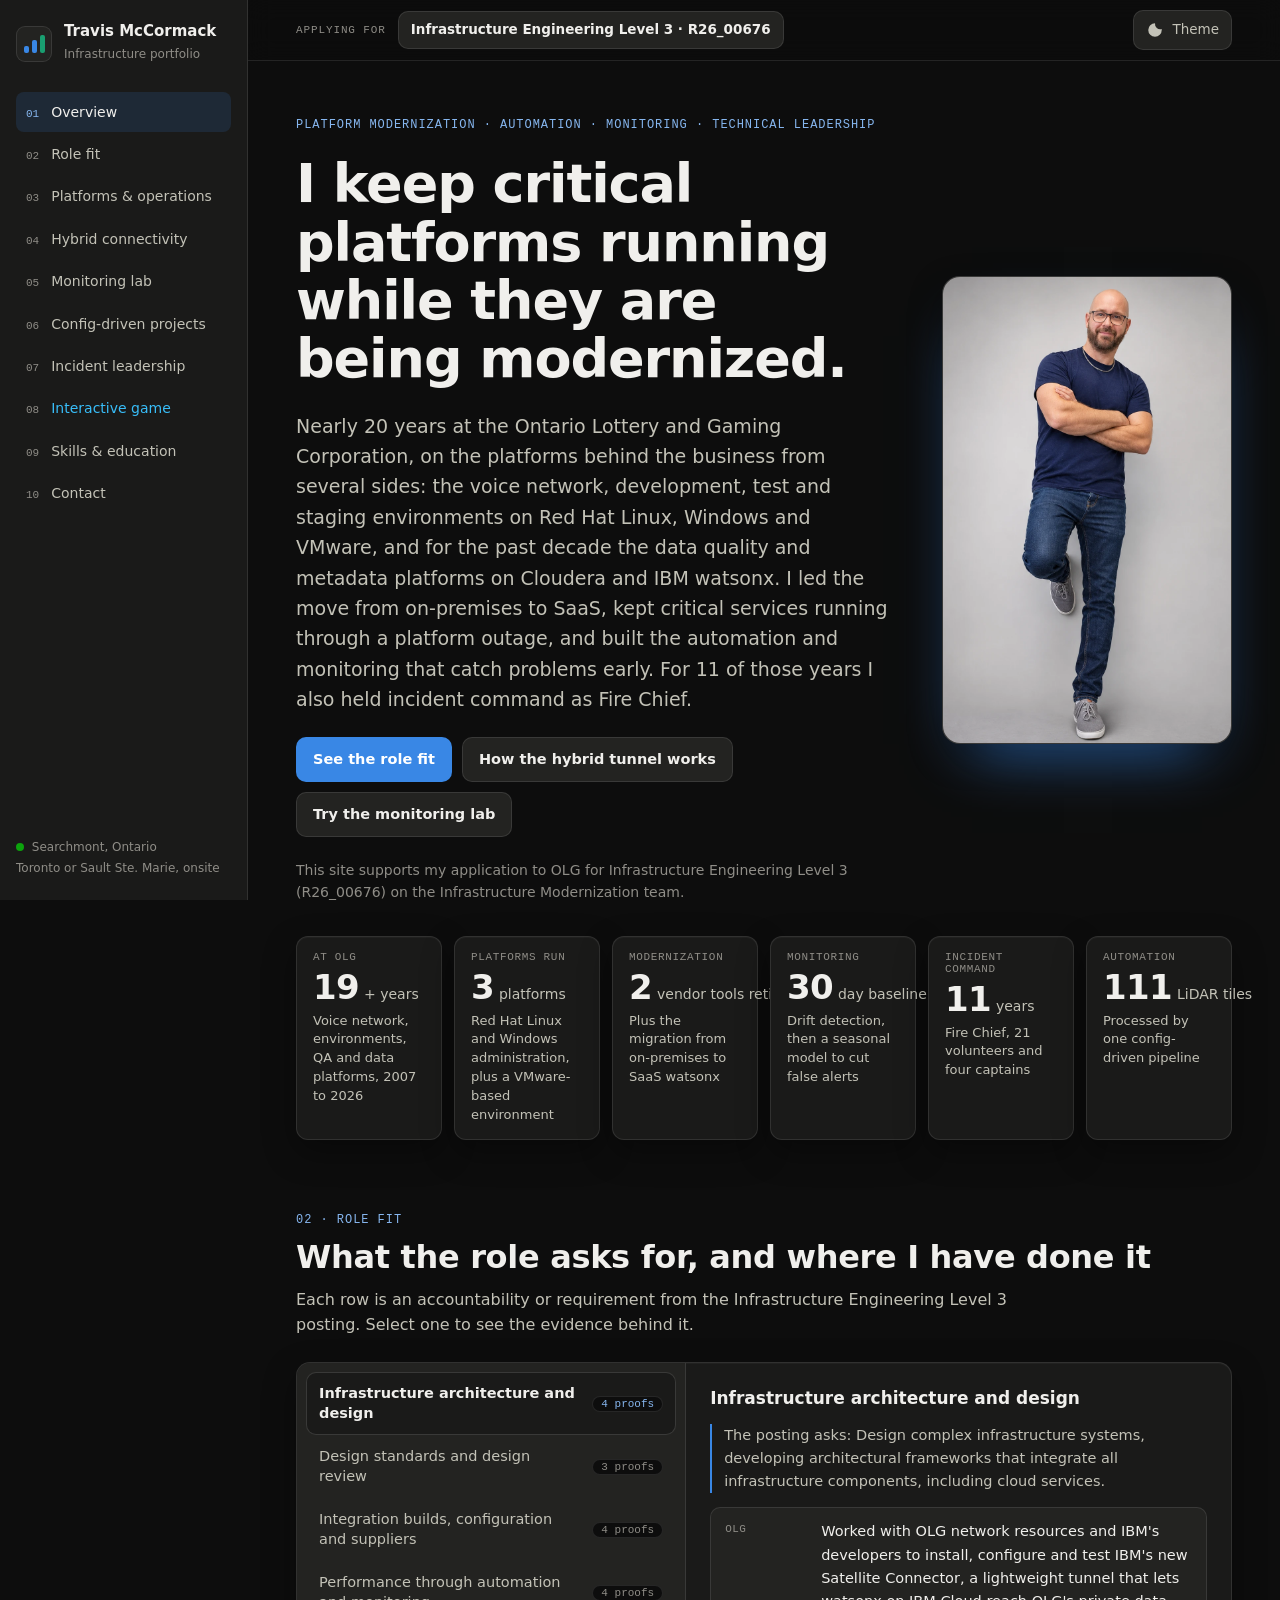
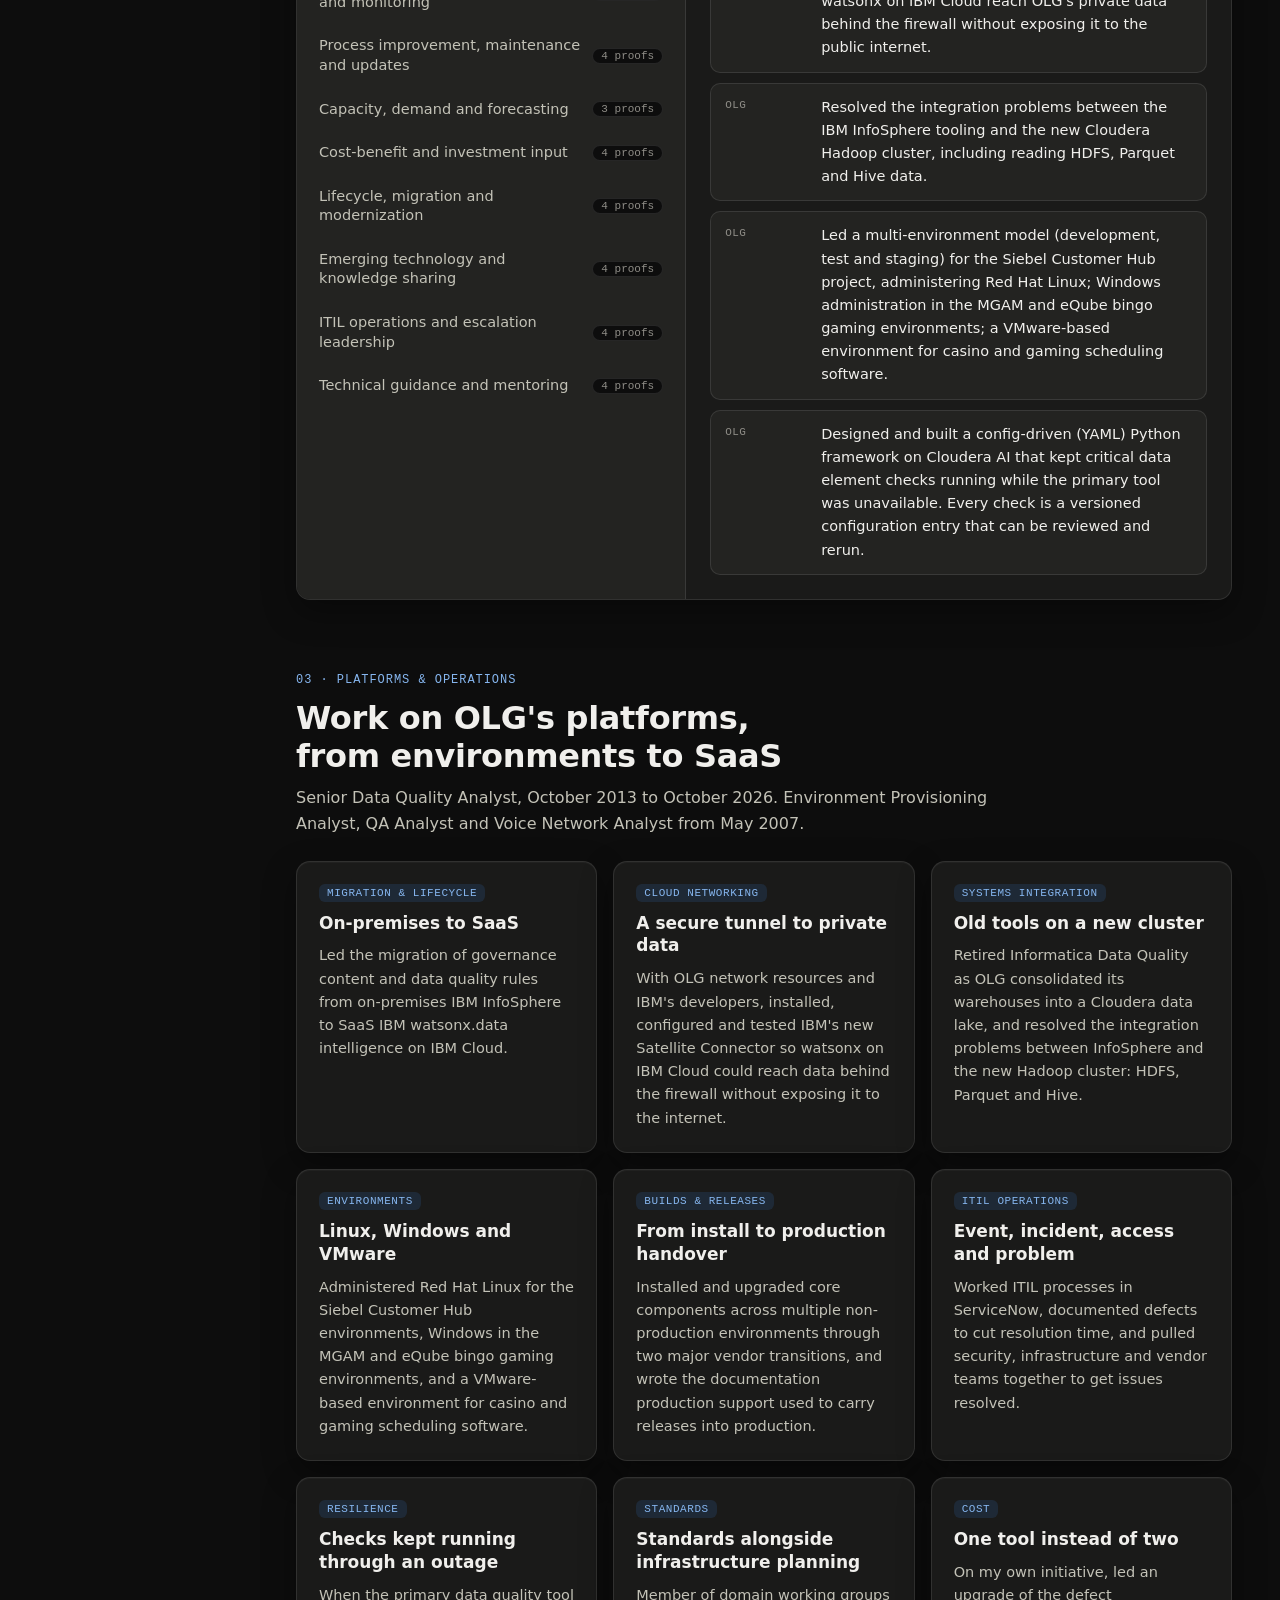
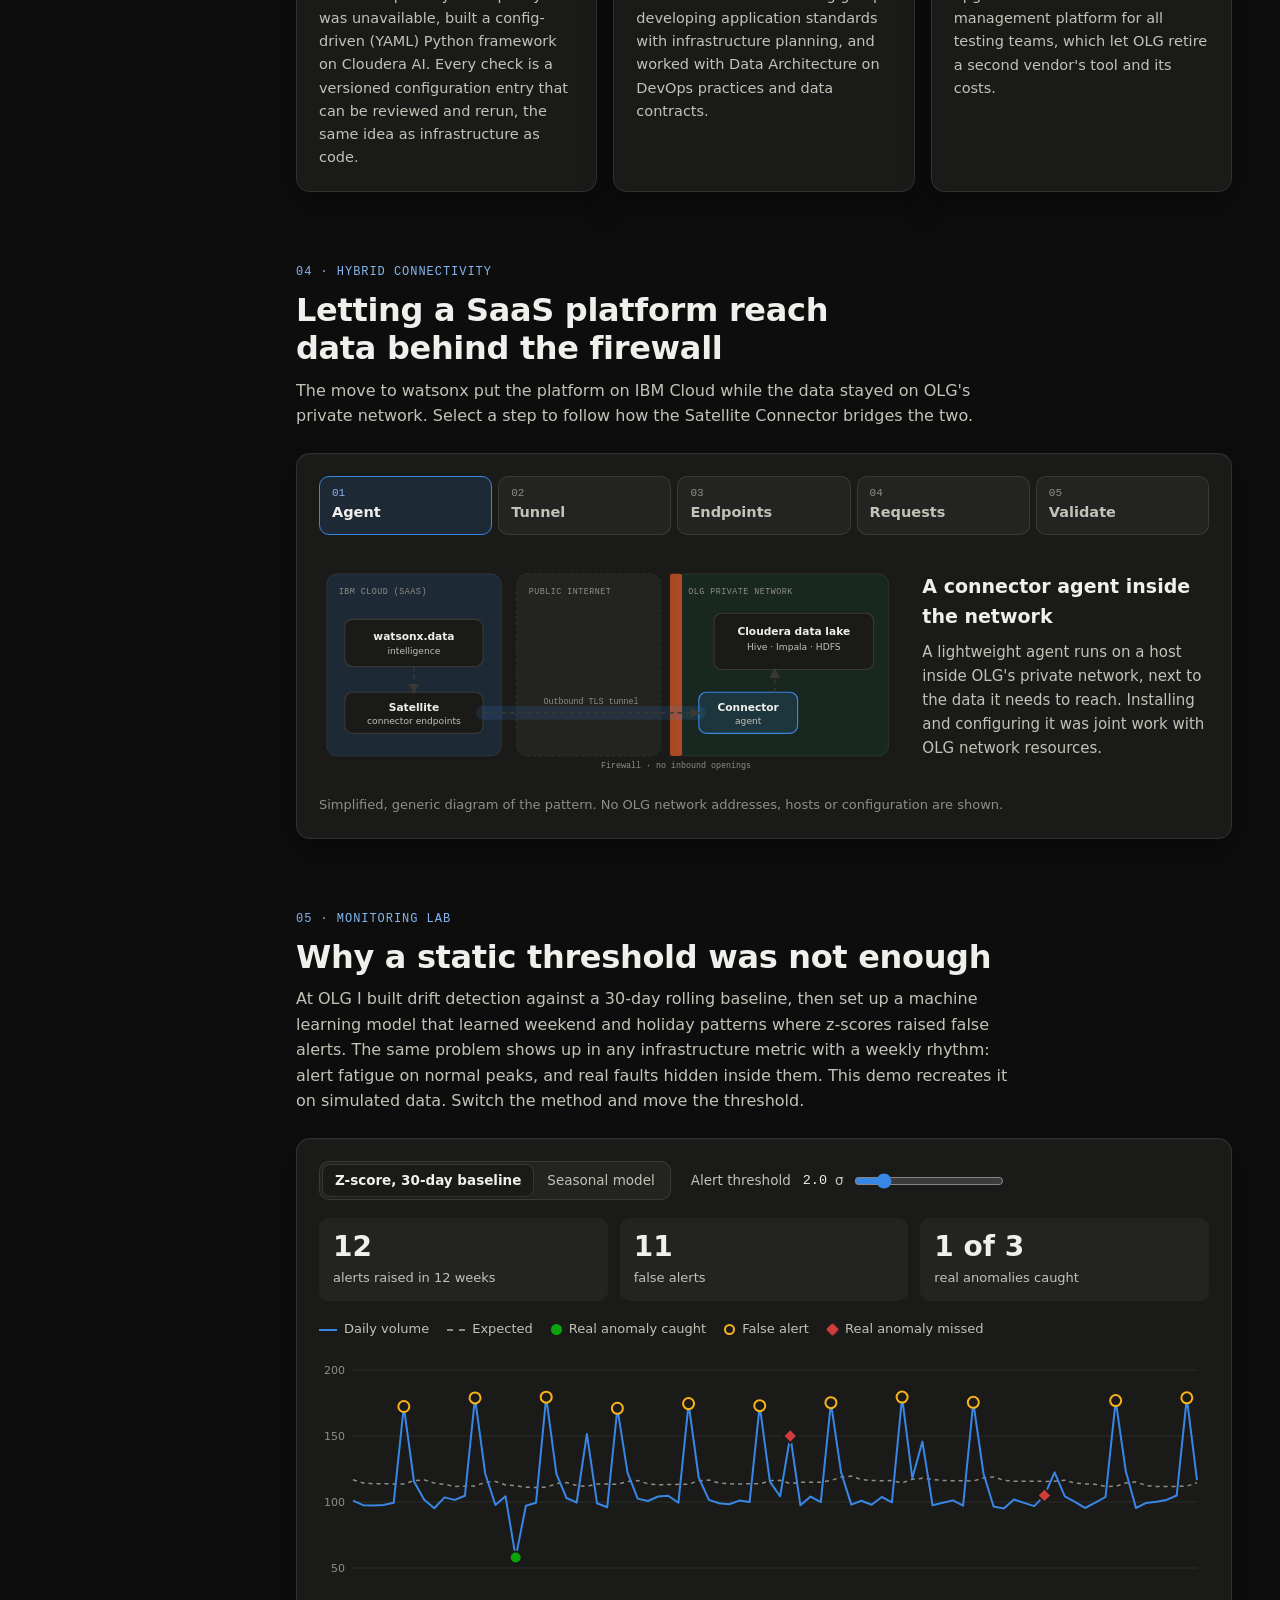
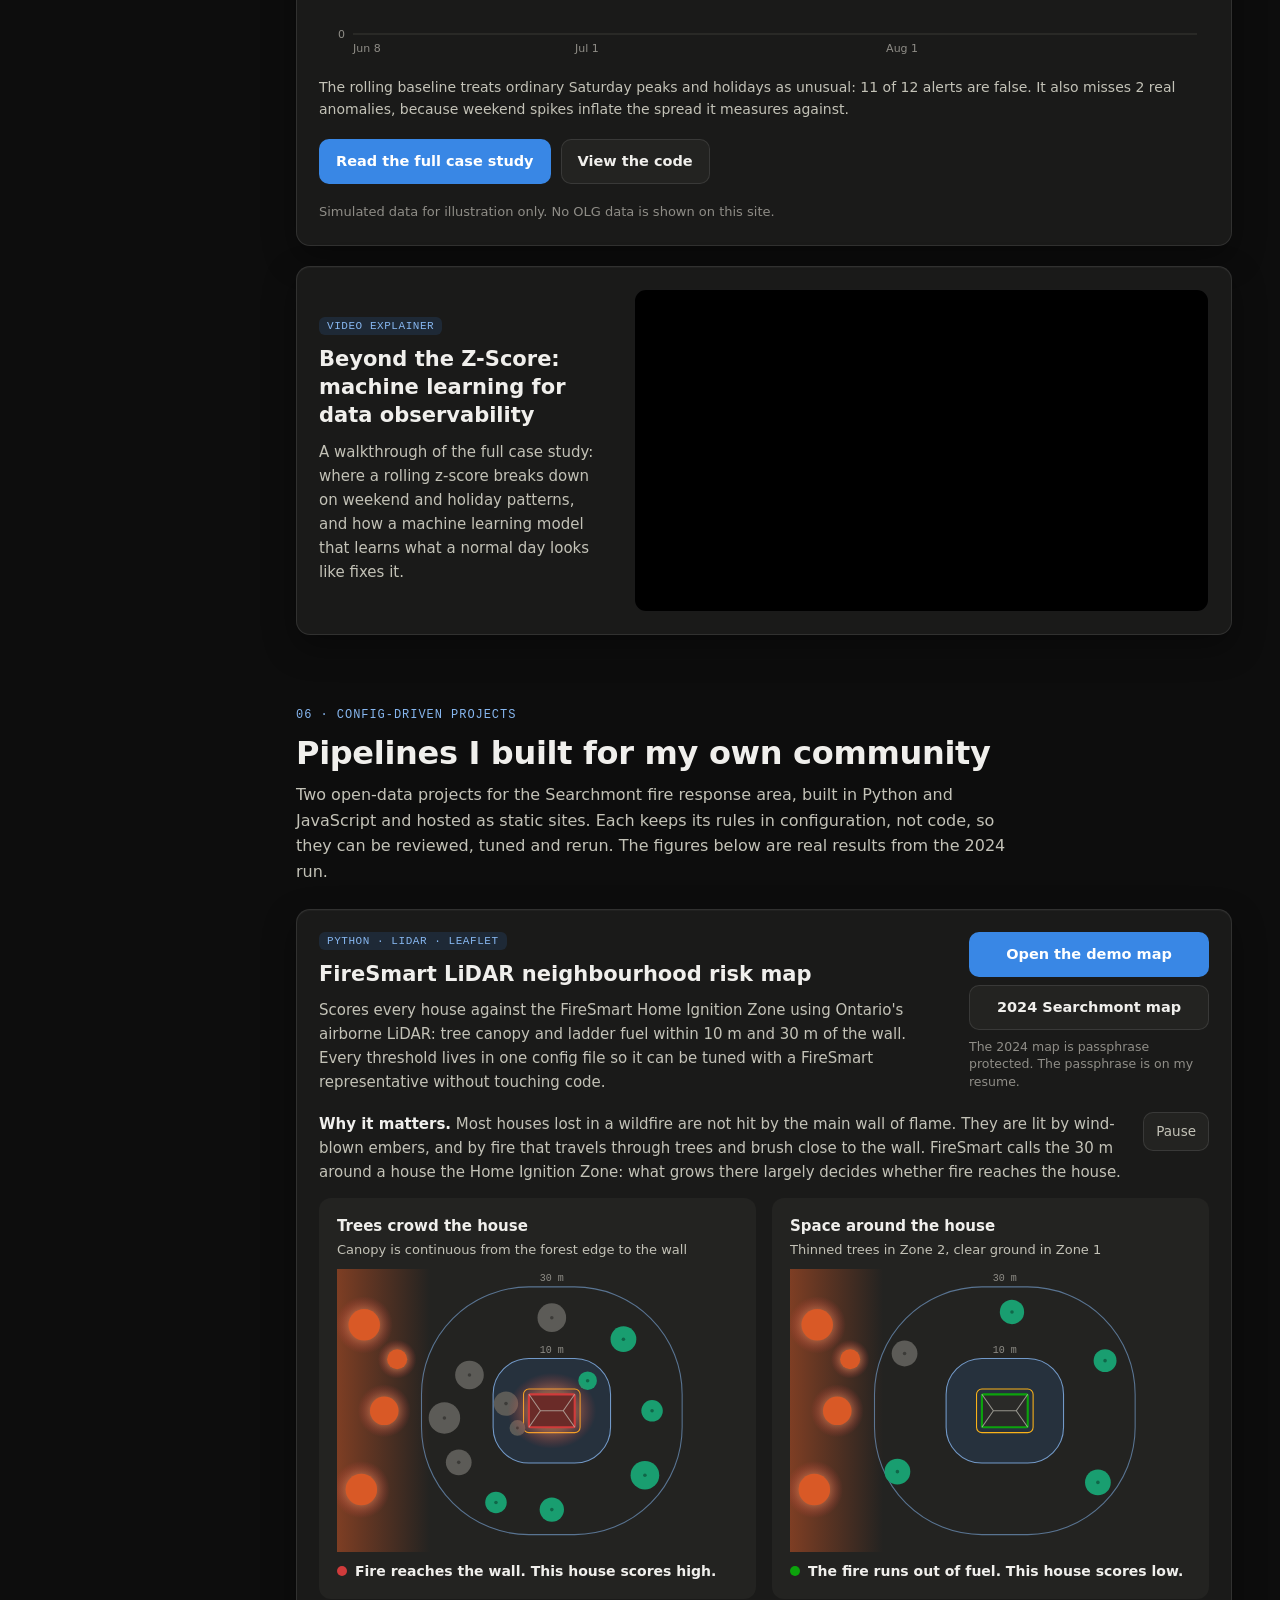
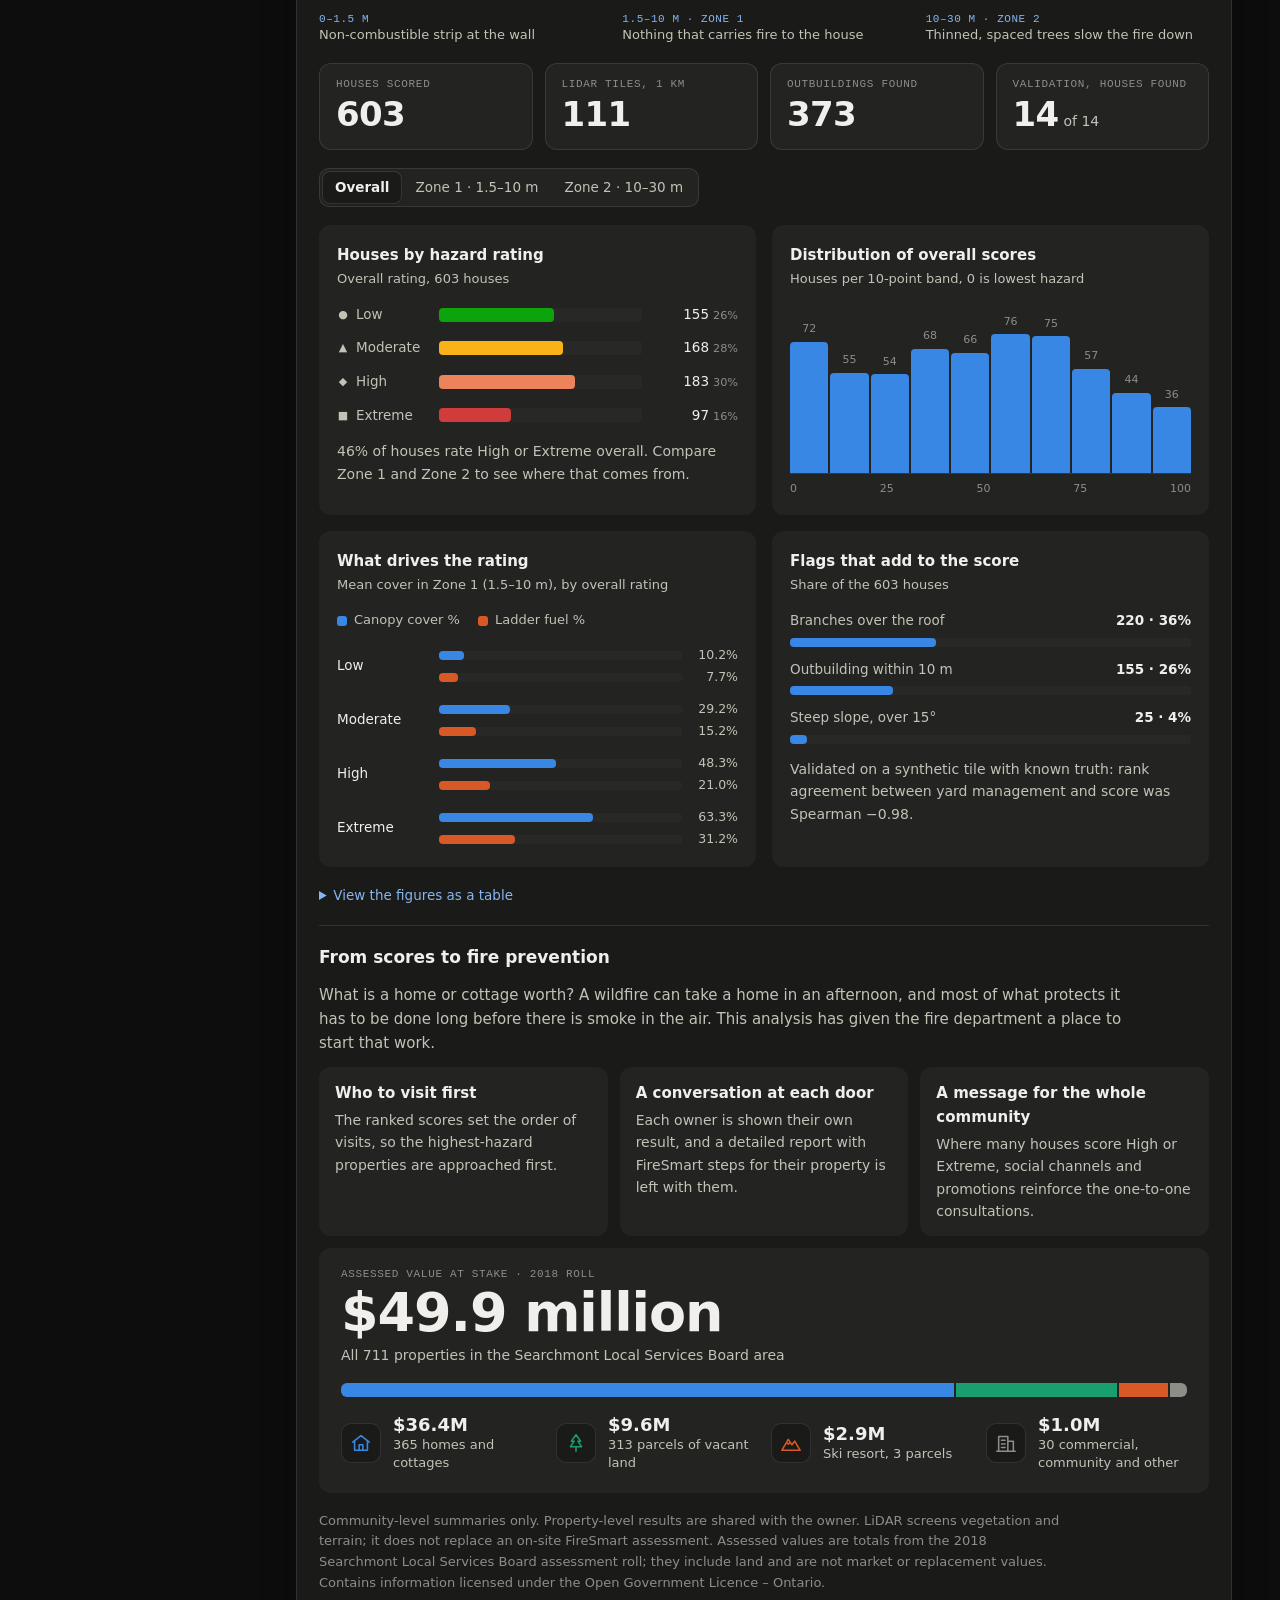
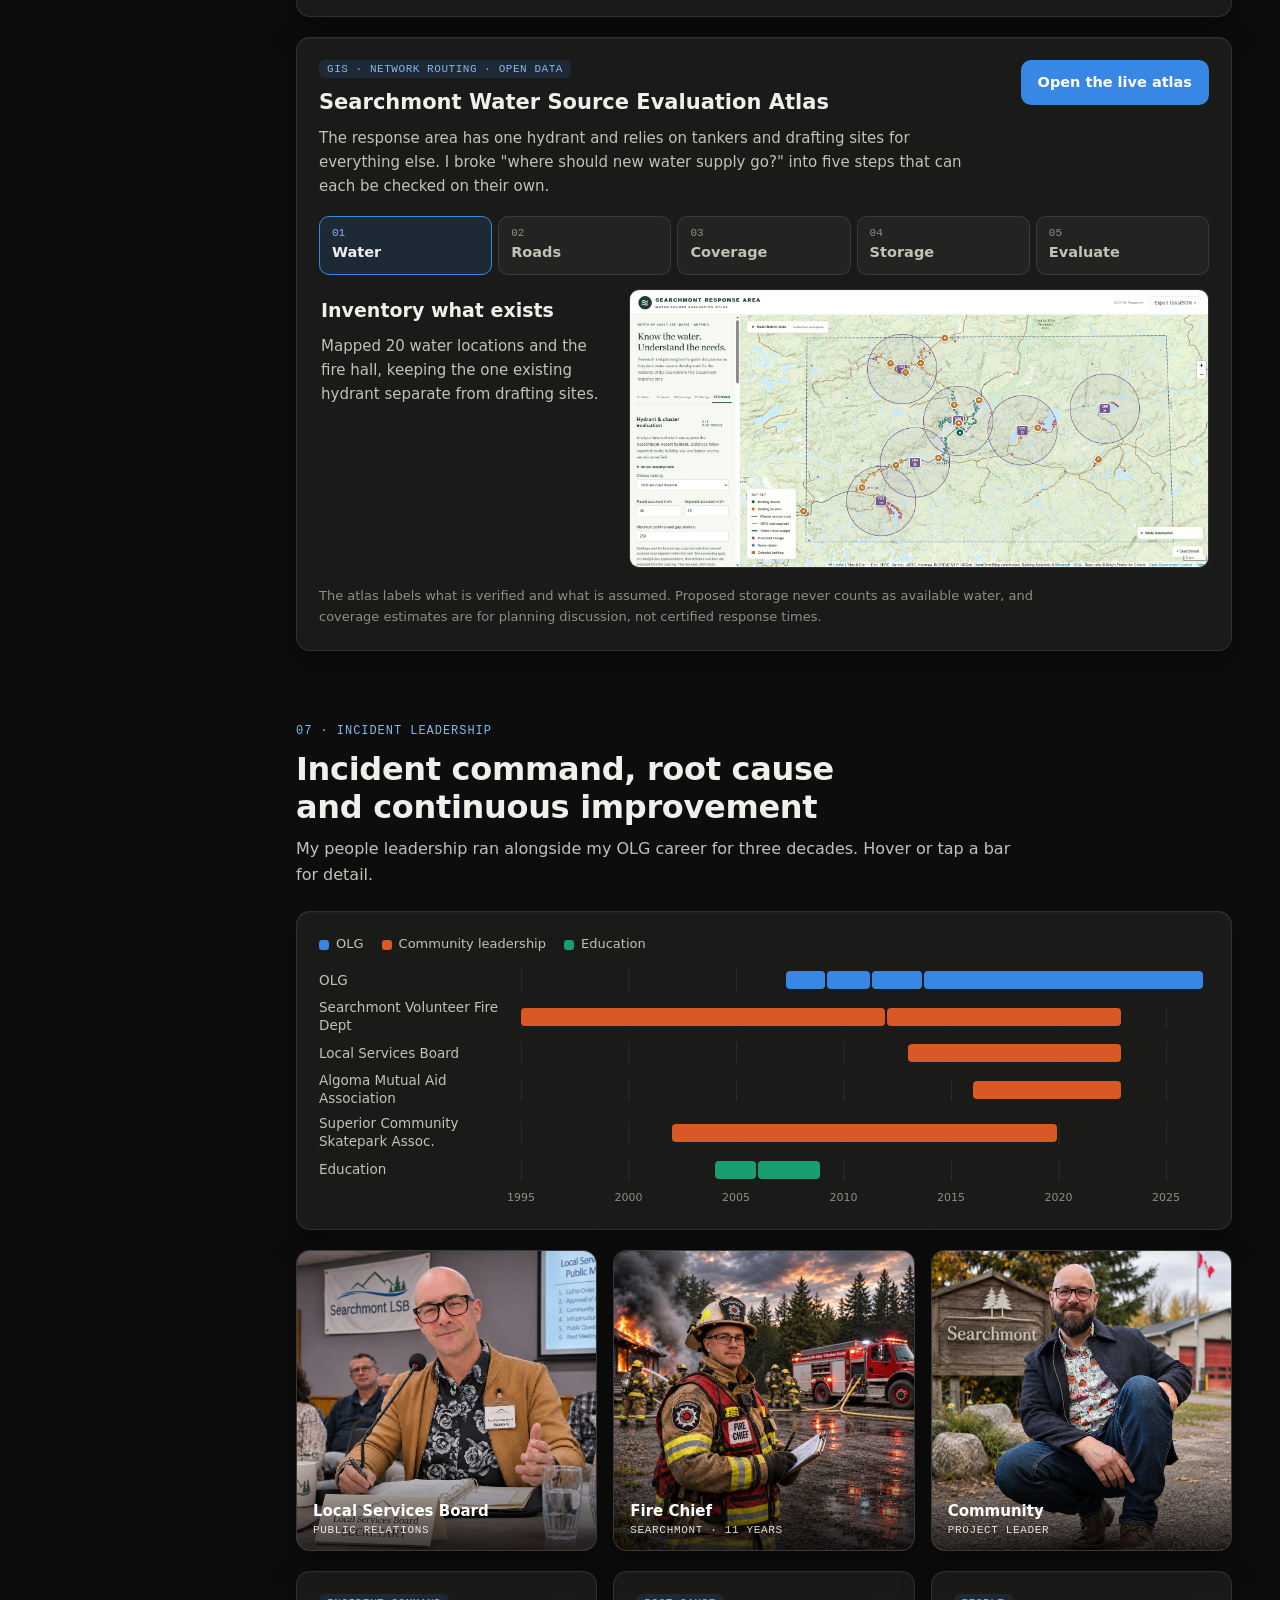
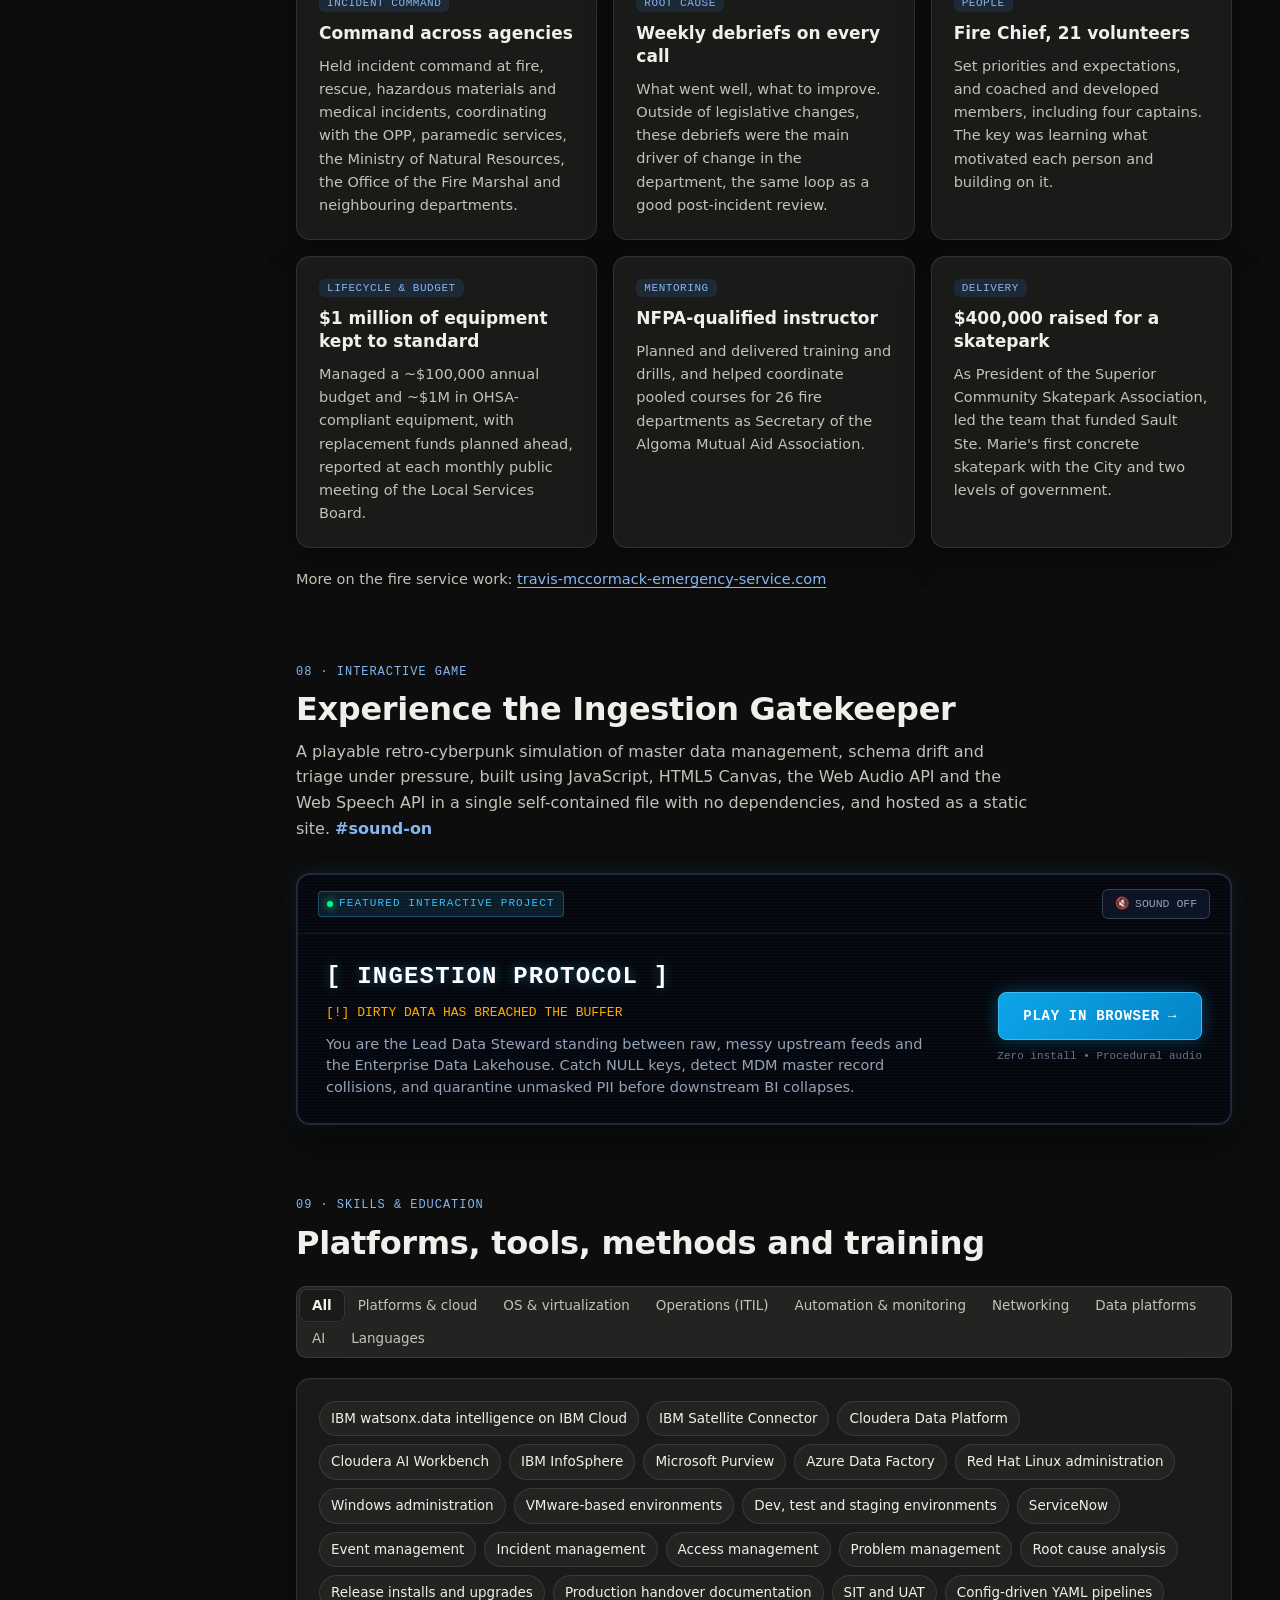
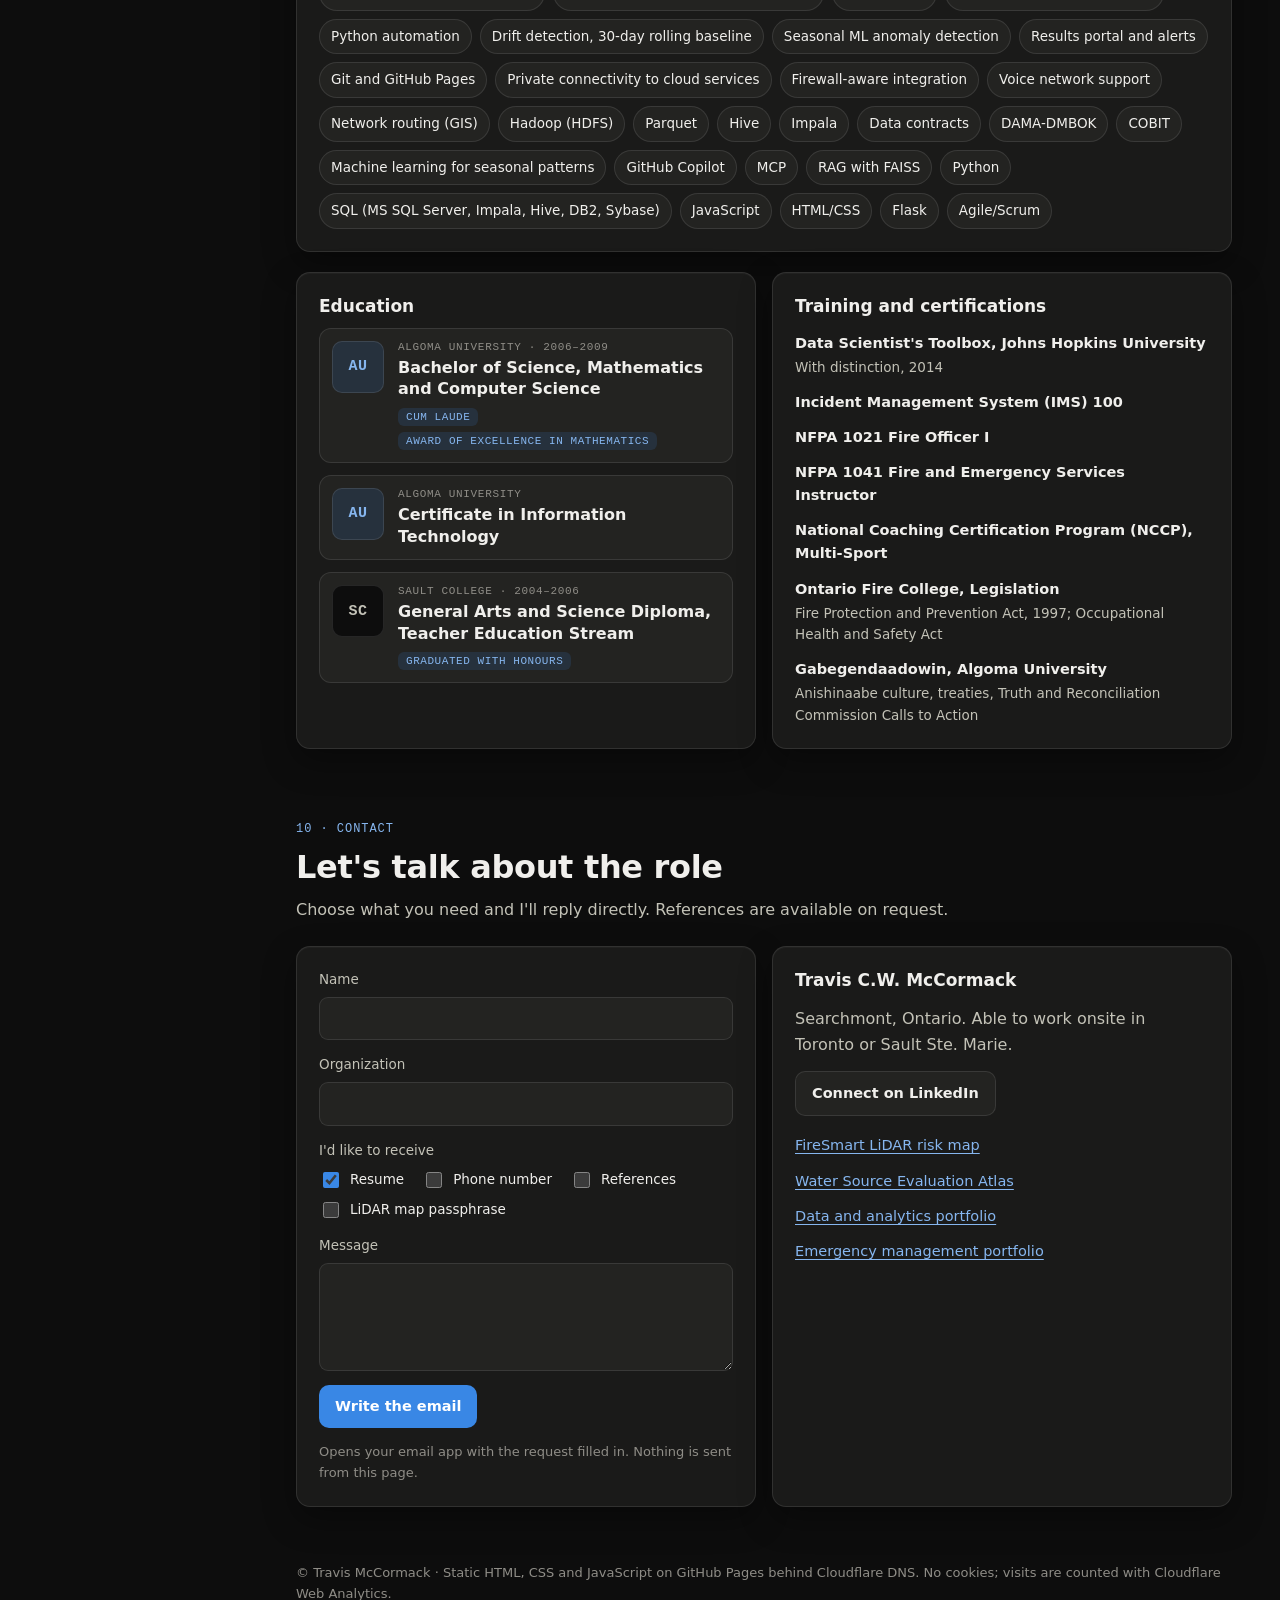
<file: index.html>
<!doctype html>
<html lang="en-CA" data-theme="dark">
<head>
<meta charset="utf-8">
<meta name="viewport" content="width=device-width, initial-scale=1">
<title>Travis McCormack | Infrastructure, Platform Modernization and Automation</title>
<meta name="description" content="Portfolio of Travis McCormack: nearly 20 years on OLG's platforms across environments, operating systems, SaaS migration, automation and monitoring, with live project dashboards and maps.">
<meta property="og:title" content="Travis McCormack | Infrastructure Portfolio">
<meta property="og:description" content="Platform modernization, automation, monitoring and technical leadership. Project dashboards and live maps.">
<meta property="og:type" content="website">
<meta property="og:url" content="https://travis-mccormack-infrastructure.net/">
<link rel="icon" href="data:image/svg+xml,%3Csvg xmlns='http://www.w3.org/2000/svg' viewBox='0 0 32 32'%3E%3Crect width='32' height='32' rx='7' fill='%231a1a19'/%3E%3Crect x='7' y='8' width='18' height='4' rx='1.5' fill='%233987e5'/%3E%3Crect x='7' y='14' width='18' height='4' rx='1.5' fill='%233987e5'/%3E%3Crect x='7' y='20' width='18' height='4' rx='1.5' fill='%23199e70'/%3E%3C/svg%3E">
<link rel="stylesheet" href="styles.css?v=1">
<script>
  try { var t = localStorage.getItem('theme'); if (t) document.documentElement.dataset.theme = t; } catch (e) {}
</script>
</head>
<body>
<a class="skip" href="#overview">Skip to content</a>

<aside class="side" aria-label="Site">
  <a class="brand" href="#overview">
    <span class="brand-mark" aria-hidden="true"><i></i><i></i><i></i></span>
    <span><strong>Travis McCormack</strong><small>Infrastructure portfolio</small></span>
  </a>
  <nav class="nav" aria-label="Sections">
    <a href="#overview" class="is-active"><span>01</span>Overview</a>
    <a href="#fit"><span>02</span>Role fit</a>
    <a href="#platforms"><span>03</span>Platforms &amp; operations</a>
    <a href="#hybrid"><span>04</span>Hybrid connectivity</a>
    <a href="#lab"><span>05</span>Monitoring lab</a>
    <a href="#projects"><span>06</span>Config-driven projects</a>
    <a href="#leadership"><span>07</span>Incident leadership</a>
    <a href="#game" class="nav-game"><span>08</span>Interactive game</a>
    <a href="#skills"><span>09</span>Skills &amp; education</a>
    <a href="#contact"><span>10</span>Contact</a>
  </nav>
  <div class="side-foot">
    <span class="dot" aria-hidden="true"></span> Searchmont, Ontario<br>
    Toronto or Sault Ste. Marie, onsite
  </div>
</aside>

<div class="main">
  <header class="topbar">
    <div class="lens">
      <span class="lens-label">Applying for</span>
      <span class="role-pill">Infrastructure Engineering Level 3 · R26_00676</span>
    </div>
    <button type="button" class="icon-btn" id="themeBtn" aria-label="Switch between dark and light theme">
      <svg viewBox="0 0 24 24" width="18" height="18" aria-hidden="true"><path d="M12 3a9 9 0 1 0 9 9c0-.5 0-.9-.1-1.4A7 7 0 0 1 12 3z" fill="currentColor"/></svg>
      <span>Theme</span>
    </button>
  </header>

  <main>
    <!-- 01 OVERVIEW -->
    <section id="overview" class="hero">
      <div class="hero-top">
      <div class="hero-text">
      <p class="eyebrow">Platform modernization · Automation · Monitoring · Technical leadership</p>
      <h1>I keep critical platforms running while they are being modernized.</h1>
      <p class="lede">Nearly 20 years at the Ontario Lottery and Gaming Corporation, on the platforms behind the business from several sides: the voice network, development, test and staging environments on Red Hat Linux, Windows and VMware, and for the past decade the data quality and metadata platforms on Cloudera and IBM watsonx. I led the move from on-premises to SaaS, kept critical services running through a platform outage, and built the automation and monitoring that catch problems early. For 11 of those years I also held incident command as Fire Chief.</p>
      <div class="cta">
        <a class="btn primary" href="#fit">See the role fit</a>
        <a class="btn" href="#hybrid">How the hybrid tunnel works</a>
        <a class="btn" href="#lab">Try the monitoring lab</a>
      </div>
      <p class="context">This site supports my application to OLG for Infrastructure Engineering Level 3 (R26_00676) on the Infrastructure Modernization team.</p>
      </div>
      <figure class="hero-photo">
        <img src="images/travis.webp" alt="Travis McCormack, arms crossed, standing on one leg" width="1122" height="1402">
      </figure>
      </div>

      <div class="tiles" aria-label="Career figures">
        <div class="tile"><div class="tile-k">At OLG</div><div class="tile-v"><span data-count="19">19</span><small>+ years</small></div><div class="tile-d">Voice network, environments, QA and data platforms, 2007 to 2026</div></div>
        <div class="tile"><div class="tile-k">Platforms run</div><div class="tile-v"><span data-count="3">3</span><small>platforms</small></div><div class="tile-d">Red Hat Linux and Windows administration, plus a VMware-based environment</div></div>
        <div class="tile"><div class="tile-k">Modernization</div><div class="tile-v"><span data-count="2">2</span><small>vendor tools retired</small></div><div class="tile-d">Plus the migration from on-premises to SaaS watsonx</div></div>
        <div class="tile"><div class="tile-k">Monitoring</div><div class="tile-v"><span data-count="30">30</span><small>day baseline</small></div><div class="tile-d">Drift detection, then a seasonal model to cut false alerts</div></div>
        <div class="tile"><div class="tile-k">Incident command</div><div class="tile-v"><span data-count="11">11</span><small>years</small></div><div class="tile-d">Fire Chief, 21 volunteers and four captains</div></div>
        <div class="tile"><div class="tile-k">Automation</div><div class="tile-v"><span data-count="111">111</span><small>LiDAR tiles</small></div><div class="tile-d">Processed by one config-driven pipeline</div></div>
      </div>
    </section>

    <!-- 02 ROLE FIT -->
    <section id="fit">
      <div class="sec-head">
        <p class="eyebrow">02 · Role fit</p>
        <h2>What the role asks for, and where I have done it</h2>
        <p class="sub">Each row is an accountability or requirement from the Infrastructure Engineering Level 3 posting. Select one to see the evidence behind it.</p>
      </div>
      <div class="fit card">
        <div class="fit-list" id="fitList" role="tablist" aria-label="Accountabilities"></div>
        <div class="fit-detail" id="fitDetail" role="tabpanel" aria-live="polite"></div>
      </div>
      <noscript><p class="sub">Turn on JavaScript to use the interactive role-fit matrix and charts.</p></noscript>
    </section>

    <!-- 03 PLATFORMS -->
    <section id="platforms">
      <div class="sec-head">
        <p class="eyebrow">03 · Platforms &amp; operations</p>
        <h2>Work on OLG's platforms, from environments to SaaS</h2>
        <p class="sub">Senior Data Quality Analyst, October 2013 to October 2026. Environment Provisioning Analyst, QA Analyst and Voice Network Analyst from May 2007.</p>
      </div>

      <div class="grid g3">
        <article class="card work">
          <span class="chip">Migration &amp; lifecycle</span>
          <h3>On-premises to SaaS</h3>
          <p>Led the migration of governance content and data quality rules from on-premises IBM InfoSphere to SaaS IBM watsonx.data intelligence on IBM Cloud.</p>
        </article>
        <article class="card work">
          <span class="chip">Cloud networking</span>
          <h3>A secure tunnel to private data</h3>
          <p>With OLG network resources and IBM's developers, installed, configured and tested IBM's new Satellite Connector so watsonx on IBM Cloud could reach data behind the firewall without exposing it to the internet.</p>
        </article>
        <article class="card work">
          <span class="chip">Systems integration</span>
          <h3>Old tools on a new cluster</h3>
          <p>Retired Informatica Data Quality as OLG consolidated its warehouses into a Cloudera data lake, and resolved the integration problems between InfoSphere and the new Hadoop cluster: HDFS, Parquet and Hive.</p>
        </article>
        <article class="card work">
          <span class="chip">Environments</span>
          <h3>Linux, Windows and VMware</h3>
          <p>Administered Red Hat Linux for the Siebel Customer Hub environments, Windows in the MGAM and eQube bingo gaming environments, and a VMware-based environment for casino and gaming scheduling software.</p>
        </article>
        <article class="card work">
          <span class="chip">Builds &amp; releases</span>
          <h3>From install to production handover</h3>
          <p>Installed and upgraded core components across multiple non-production environments through two major vendor transitions, and wrote the documentation production support used to carry releases into production.</p>
        </article>
        <article class="card work">
          <span class="chip">ITIL operations</span>
          <h3>Event, incident, access and problem</h3>
          <p>Worked ITIL processes in ServiceNow, documented defects to cut resolution time, and pulled security, infrastructure and vendor teams together to get issues resolved.</p>
        </article>
        <article class="card work">
          <span class="chip">Resilience</span>
          <h3>Checks kept running through an outage</h3>
          <p>When the primary data quality tool was unavailable, built a config-driven (YAML) Python framework on Cloudera AI. Every check is a versioned configuration entry that can be reviewed and rerun, the same idea as infrastructure as code.</p>
        </article>
        <article class="card work">
          <span class="chip">Standards</span>
          <h3>Standards alongside infrastructure planning</h3>
          <p>Member of domain working groups developing application standards with infrastructure planning, and worked with Data Architecture on DevOps practices and data contracts.</p>
        </article>
        <article class="card work">
          <span class="chip">Cost</span>
          <h3>One tool instead of two</h3>
          <p>On my own initiative, led an upgrade of the defect management platform for all testing teams, which let OLG retire a second vendor's tool and its costs.</p>
        </article>
      </div>
    </section>

    <!-- 04 HYBRID -->
    <section id="hybrid">
      <div class="sec-head">
        <p class="eyebrow">04 · Hybrid connectivity</p>
        <h2>Letting a SaaS platform reach data behind the firewall</h2>
        <p class="sub">The move to watsonx put the platform on IBM Cloud while the data stayed on OLG's private network. Select a step to follow how the Satellite Connector bridges the two.</p>
      </div>
      <div class="card hy">
        <div class="steps" id="hySteps" role="tablist" aria-label="Connection steps">
          <button type="button" role="tab" class="is-on" data-step="0"><span>01</span>Agent</button>
          <button type="button" role="tab" data-step="1"><span>02</span>Tunnel</button>
          <button type="button" role="tab" data-step="2"><span>03</span>Endpoints</button>
          <button type="button" role="tab" data-step="3"><span>04</span>Requests</button>
          <button type="button" role="tab" data-step="4"><span>05</span>Validate</button>
        </div>
        <div class="hy-body">
          <svg class="hy-svg" id="hySvg" data-step="0" viewBox="0 0 760 300" role="img" aria-label="Diagram: IBM Cloud on the left hosts watsonx.data intelligence. In the middle is the public internet. On the right, behind OLG's firewall, a connector agent opens an outbound encrypted tunnel to IBM Cloud, and requests from watsonx travel back through that tunnel to the private Cloudera data lake.">
            <defs>
              <marker id="hyArrow" viewBox="0 0 10 10" refX="8" refY="5" markerWidth="7" markerHeight="7" orient="auto-start-reverse"><path d="M0 0L10 5L0 10z" class="hy-arrowhead"/></marker>
            </defs>
            <rect class="hy-zone cloud" x="10" y="30" width="230" height="240" rx="14"/>
            <text class="hy-zt" x="26" y="56">IBM Cloud (SaaS)</text>
            <rect class="hy-zone net" x="260" y="30" width="190" height="240" rx="14"/>
            <text class="hy-zt" x="276" y="56">Public internet</text>
            <rect class="hy-zone priv" x="470" y="30" width="280" height="240" rx="14"/>
            <text class="hy-zt" x="486" y="56">OLG private network</text>
            <rect class="hy-fw" x="462" y="30" width="16" height="240" rx="3"/>
            <text class="hy-fwt" x="470" y="286" text-anchor="middle">Firewall · no inbound openings</text>

            <g class="hy-node n-wx"><rect x="34" y="90" width="182" height="62" rx="10"/><text x="125" y="117" text-anchor="middle">watsonx.data</text><text x="125" y="136" text-anchor="middle" class="hy-sm">intelligence</text></g>
            <g class="hy-node n-sat"><rect x="34" y="186" width="182" height="54" rx="10"/><text x="125" y="210" text-anchor="middle">Satellite</text><text x="125" y="228" text-anchor="middle" class="hy-sm">connector endpoints</text></g>
            <g class="hy-node n-agent"><rect x="500" y="186" width="130" height="54" rx="10"/><text x="565" y="210" text-anchor="middle">Connector</text><text x="565" y="228" text-anchor="middle" class="hy-sm">agent</text></g>
            <g class="hy-node n-lake"><rect x="520" y="82" width="210" height="74" rx="10"/><text x="625" y="110" text-anchor="middle">Cloudera data lake</text><text x="625" y="130" text-anchor="middle" class="hy-sm">Hive · Impala · HDFS</text></g>

            <path class="hy-tunnel" d="M500 213 H216" />
            <path class="hy-tunnel-core" d="M500 213 H216" marker-start="url(#hyArrow)"/>
            <text class="hy-lbl l-tunnel" x="358" y="202" text-anchor="middle">Outbound TLS tunnel</text>
            <path class="hy-link l-wx" d="M125 152 V186" marker-end="url(#hyArrow)"/>
            <path class="hy-link l-lake" d="M600 186 V156" marker-end="url(#hyArrow)"/>
            <circle class="hy-pkt" r="5"/>
          </svg>
          <div class="step-panel" id="hyPanel" aria-live="polite"></div>
        </div>
        <p class="fine">Simplified, generic diagram of the pattern. No OLG network addresses, hosts or configuration are shown.</p>
      </div>
    </section>

    <!-- 05 LAB -->
    <section id="lab">
      <div class="sec-head">
        <p class="eyebrow">05 · Monitoring lab</p>
        <h2>Why a static threshold was not enough</h2>
        <p class="sub">At OLG I built drift detection against a 30-day rolling baseline, then set up a machine learning model that learned weekend and holiday patterns where z-scores raised false alerts. The same problem shows up in any infrastructure metric with a weekly rhythm: alert fatigue on normal peaks, and real faults hidden inside them. This demo recreates it on simulated data. Switch the method and move the threshold.</p>
      </div>
      <div class="card lab">
        <div class="filters">
          <div class="seg" id="methodSeg" role="group" aria-label="Detection method">
            <button type="button" data-method="z" aria-pressed="true">Z-score, 30-day baseline</button>
            <button type="button" data-method="s" aria-pressed="false">Seasonal model</button>
          </div>
          <label class="slider">Alert threshold <output id="kOut">2.0</output>σ
            <input type="range" id="kRange" min="1.8" max="3" step="0.1" value="2">
          </label>
        </div>
        <div class="stat-row" id="labStats"></div>
        <div class="legend" aria-hidden="true">
          <span><i class="lg-line"></i>Daily volume</span>
          <span><i class="lg-dash"></i>Expected</span>
          <span><i class="lg-true"></i>Real anomaly caught</span>
          <span><i class="lg-false"></i>False alert</span>
          <span><i class="lg-miss"></i>Real anomaly missed</span>
        </div>
        <div class="chart" id="labChart" role="img" aria-label="Line chart of simulated daily volume with alerts"></div>
        <p class="note" id="labNote"></p>
        <div class="cta">
          <a class="btn primary" href="observability-lab/">Read the full case study</a>
          <a class="btn" href="https://github.com/searchmont-analytics/zscore-vs-ml" target="_blank" rel="noopener">View the code</a>
        </div>
        <p class="fine">Simulated data for illustration only. No OLG data is shown on this site.</p>
      </div>
      <div class="card lab-video">
        <div class="lab-video-text">
          <span class="chip">Video explainer</span>
          <h3>Beyond the Z-Score: machine learning for data observability</h3>
          <p>A walkthrough of the full case study: where a rolling z-score breaks down on weekend and holiday patterns, and how a machine learning model that learns what a normal day looks like fixes it.</p>
        </div>
        <div class="video">
          <iframe src="https://www.youtube-nocookie.com/embed/miw5Vw_KiiE" title="Beyond the Z Score - Full Case Study Explainer" loading="lazy" allow="accelerometer; clipboard-write; encrypted-media; gyroscope; picture-in-picture; web-share" referrerpolicy="strict-origin-when-cross-origin" allowfullscreen></iframe>
        </div>
      </div>
    </section>

    <!-- 06 PROJECTS -->
    <section id="projects">
      <div class="sec-head">
        <p class="eyebrow">06 · Config-driven projects</p>
        <h2>Pipelines I built for my own community</h2>
        <p class="sub">Two open-data projects for the Searchmont fire response area, built in Python and JavaScript and hosted as static sites. Each keeps its rules in configuration, not code, so they can be reviewed, tuned and rerun. The figures below are real results from the 2024 run.</p>
      </div>
      <div class="card dash">
        <div class="dash-head">
          <div>
            <span class="chip">Python · LiDAR · Leaflet</span>
            <h3>FireSmart LiDAR neighbourhood risk map</h3>
            <p>Scores every house against the FireSmart Home Ignition Zone using Ontario's airborne LiDAR: tree canopy and ladder fuel within 10 m and 30 m of the wall. Every threshold lives in one config file so it can be tuned with a FireSmart representative without touching code.</p>
          </div>
          <div class="dash-links">
            <a class="btn primary" href="https://searchmont-analytics.github.io/smt-firesmart-assessment-lidar/" target="_blank" rel="noopener">Open the demo map</a>
            <a class="btn" href="https://searchmont-analytics.github.io/smt-firesmart-assessment-lidar/searchmont-2024.html" target="_blank" rel="noopener">2024 Searchmont map</a>
            <small>The 2024 map is passphrase protected. The passphrase is on my resume.</small>
          </div>
        </div>

        <div class="fs-banner" id="fsBanner">
          <div class="fs-why">
            <p><b>Why it matters.</b> Most houses lost in a wildfire are not hit by the main wall of flame. They are lit by wind-blown embers, and by fire that travels through trees and brush close to the wall. FireSmart calls the 30 m around a house the Home Ignition Zone: what grows there largely decides whether fire reaches the house.</p>
            <button type="button" class="icon-btn" id="fsToggle" aria-pressed="false" hidden>Pause</button>
          </div>
          <div class="fs-panels">
            <figure class="fs-panel fs-bad">
              <figcaption><b>Trees crowd the house</b><span>Canopy is continuous from the forest edge to the wall</span></figcaption>
              <svg viewBox="0 -8 560 396" role="img" aria-label="Top-down view of a house with trees growing inside the 10 metre and 30 metre rings. Embers from a wildfire on the left light the outer trees, fire steps from tree to tree, and reaches the house wall.">
                <defs>
                  <radialGradient id="fsGlow"><stop offset="0" stop-color="#fab219" stop-opacity=".95"/><stop offset=".55" stop-color="#ec835a" stop-opacity=".5"/><stop offset="1" stop-color="#d03b3b" stop-opacity="0"/></radialGradient>
                  <linearGradient id="fsFront" x1="0" x2="1" y1="0" y2="0"><stop offset="0" stop-color="#d95926" stop-opacity=".5"/><stop offset="1" stop-color="#d95926" stop-opacity="0"/></linearGradient>
                </defs>
                <rect class="fs-front" x="0" y="-8" width="130" height="396" fill="url(#fsFront)"/>
                <rect class="fs-ring r30" x="118" y="17" width="364" height="346" rx="150" pathLength="1"/>
                <rect class="fs-ring r10" x="218" y="117" width="164" height="146" rx="50" pathLength="1"/>
                <rect class="fs-ring r1" x="260.5" y="159.5" width="79" height="61" rx="7.5" pathLength="1"/>
                <text class="fs-lbl" x="300" y="9" text-anchor="middle">30 m</text>
                <text class="fs-lbl" x="300" y="110" text-anchor="middle">10 m</text>
                <g class="fs-tree wild"><circle class="fs-glow" cx="38" cy="70" r="40"/><circle class="fs-can" cx="38" cy="70" r="22"/></g>
                <g class="fs-tree wild"><circle class="fs-glow" cx="84" cy="118" r="27"/><circle class="fs-can" cx="84" cy="118" r="14"/></g>
                <g class="fs-tree wild"><circle class="fs-glow" cx="66" cy="190" r="37"/><circle class="fs-can" cx="66" cy="190" r="20"/></g>
                <g class="fs-tree wild"><circle class="fs-glow" cx="34" cy="300" r="40"/><circle class="fs-can" cx="34" cy="300" r="22"/></g>
                <g class="fs-tree"><circle class="fs-can" cx="400" cy="90" r="18"/><circle class="fs-trunk" cx="400" cy="90" r="2.5"/></g>
                <g class="fs-tree"><circle class="fs-can" cx="440" cy="190" r="15"/><circle class="fs-trunk" cx="440" cy="190" r="2.5"/></g>
                <g class="fs-tree"><circle class="fs-can" cx="430" cy="280" r="20"/><circle class="fs-trunk" cx="430" cy="280" r="2.5"/></g>
                <g class="fs-tree"><circle class="fs-can" cx="300" cy="328" r="17"/><circle class="fs-trunk" cx="300" cy="328" r="2.5"/></g>
                <g class="fs-tree"><circle class="fs-can" cx="222" cy="318" r="15"/><circle class="fs-trunk" cx="222" cy="318" r="2.5"/></g>
                <g class="fs-tree"><circle class="fs-can" cx="350" cy="148" r="13"/><circle class="fs-trunk" cx="350" cy="148" r="2.5"/></g>
                <g class="fs-tree burn" style="--t:3.4s"><circle class="fs-glow" cx="150" cy="200" r="42"/><circle class="fs-can" cx="150" cy="200" r="22"/><circle class="fs-trunk" cx="150" cy="200" r="2.5"/></g>
                <g class="fs-tree burn" style="--t:4.1s"><circle class="fs-glow" cx="185" cy="140" r="38"/><circle class="fs-can" cx="185" cy="140" r="20"/><circle class="fs-trunk" cx="185" cy="140" r="2.5"/></g>
                <g class="fs-tree burn" style="--t:4.7s"><circle class="fs-glow" cx="170" cy="262" r="34"/><circle class="fs-can" cx="170" cy="262" r="18"/><circle class="fs-trunk" cx="170" cy="262" r="2.5"/></g>
                <g class="fs-tree burn" style="--t:5.3s"><circle class="fs-glow" cx="300" cy="60" r="38"/><circle class="fs-can" cx="300" cy="60" r="20"/><circle class="fs-trunk" cx="300" cy="60" r="2.5"/></g>
                <g class="fs-tree burn" style="--t:5.8s"><circle class="fs-glow" cx="236" cy="180" r="32"/><circle class="fs-can" cx="236" cy="180" r="17"/><circle class="fs-trunk" cx="236" cy="180" r="2.5"/></g>
                <g class="fs-tree burn" style="--t:6.6s"><circle class="fs-glow" cx="252" cy="214" r="22"/><circle class="fs-can" cx="252" cy="214" r="11"/><circle class="fs-trunk" cx="252" cy="214" r="2"/></g>
                <g class="fs-house">
                  <rect class="fs-hglow" x="238" y="137" width="124" height="106" rx="30"/>
                  <rect class="fs-hbody" x="268" y="167" width="64" height="46" rx="2"/>
                  <path class="fs-roof" d="M268 167L284 190L268 213M332 167L316 190L332 213M284 190H316"/>
                </g>
                <circle class="fs-ember" cx="66" cy="190" r="3" style="--t:2s;--dx:84px;--dy:10px"/>
                <circle class="fs-ember" cx="84" cy="118" r="3" style="--t:2.7s;--dx:101px;--dy:22px"/>
                <circle class="fs-ember" cx="34" cy="300" r="3" style="--t:3.3s;--dx:136px;--dy:-38px"/>
                <circle class="fs-ember" cx="38" cy="70" r="3" style="--t:3.9s;--dx:262px;--dy:-10px"/>
                <circle class="fs-ember" cx="150" cy="200" r="3" style="--t:4.4s;--dx:86px;--dy:-20px"/>
                <circle class="fs-ember" cx="170" cy="262" r="3" style="--t:5.2s;--dx:82px;--dy:-48px"/>
                <circle class="fs-ember" cx="236" cy="180" r="3" style="--t:6.3s;--dx:38px;--dy:4px"/>
                <circle class="fs-ember" cx="252" cy="214" r="3" style="--t:6.8s;--dx:20px;--dy:-8px"/>
              </svg>
              <p class="fs-verdict">Fire reaches the wall. This house scores high.</p>
            </figure>
            <figure class="fs-panel fs-ok">
              <figcaption><b>Space around the house</b><span>Thinned trees in Zone 2, clear ground in Zone 1</span></figcaption>
              <svg viewBox="0 -8 560 396" role="img" aria-label="Top-down view of a house with a few spaced trees in the 30 metre ring and clear ground inside 10 metres. Embers from the same wildfire light one outer tree, the rest land on clear ground and go out, and the house is not reached.">
                <rect class="fs-front" x="0" y="-8" width="130" height="396" fill="url(#fsFront)"/>
                <rect class="fs-ring r30" x="118" y="17" width="364" height="346" rx="150" pathLength="1"/>
                <rect class="fs-ring r10" x="218" y="117" width="164" height="146" rx="50" pathLength="1"/>
                <rect class="fs-ring r1" x="260.5" y="159.5" width="79" height="61" rx="7.5" pathLength="1"/>
                <text class="fs-lbl" x="300" y="9" text-anchor="middle">30 m</text>
                <text class="fs-lbl" x="300" y="110" text-anchor="middle">10 m</text>
                <g class="fs-tree wild"><circle class="fs-glow" cx="38" cy="70" r="40"/><circle class="fs-can" cx="38" cy="70" r="22"/></g>
                <g class="fs-tree wild"><circle class="fs-glow" cx="84" cy="118" r="27"/><circle class="fs-can" cx="84" cy="118" r="14"/></g>
                <g class="fs-tree wild"><circle class="fs-glow" cx="66" cy="190" r="37"/><circle class="fs-can" cx="66" cy="190" r="20"/></g>
                <g class="fs-tree wild"><circle class="fs-glow" cx="34" cy="300" r="40"/><circle class="fs-can" cx="34" cy="300" r="22"/></g>
                <g class="fs-tree"><circle class="fs-can" cx="150" cy="275" r="18"/><circle class="fs-trunk" cx="150" cy="275" r="2.5"/></g>
                <g class="fs-tree"><circle class="fs-can" cx="310" cy="52" r="17"/><circle class="fs-trunk" cx="310" cy="52" r="2.5"/></g>
                <g class="fs-tree"><circle class="fs-can" cx="440" cy="120" r="16"/><circle class="fs-trunk" cx="440" cy="120" r="2.5"/></g>
                <g class="fs-tree"><circle class="fs-can" cx="430" cy="290" r="18"/><circle class="fs-trunk" cx="430" cy="290" r="2.5"/></g>
                <g class="fs-tree burn" style="--t:4.1s"><circle class="fs-glow" cx="160" cy="110" r="34"/><circle class="fs-can" cx="160" cy="110" r="18"/><circle class="fs-trunk" cx="160" cy="110" r="2.5"/></g>
                <g class="fs-house">
                  <rect class="fs-hbody" x="268" y="167" width="64" height="46" rx="2"/>
                  <path class="fs-roof" d="M268 167L284 190L268 213M332 167L316 190L332 213M284 190H316"/>
                </g>
                <circle class="fs-ember" cx="66" cy="190" r="3" style="--t:2s;--dx:124px;--dy:12px"/>
                <circle class="fs-ember" cx="84" cy="118" r="3" style="--t:2.7s;--dx:76px;--dy:-8px"/>
                <circle class="fs-ember" cx="34" cy="300" r="3" style="--t:3.3s;--dx:170px;--dy:-52px"/>
                <circle class="fs-ember" cx="38" cy="70" r="3" style="--t:3.9s;--dx:205px;--dy:8px"/>
                <circle class="fs-ember" cx="160" cy="110" r="3" style="--t:5s;--dx:78px;--dy:42px"/>
                <circle class="fs-ember" cx="66" cy="190" r="3" style="--t:5.6s;--dx:192px;--dy:6px"/>
                <circle class="fs-ember" cx="160" cy="110" r="3" style="--t:6.3s;--dx:96px;--dy:-30px"/>
              </svg>
              <p class="fs-verdict">The fire runs out of fuel. This house scores low.</p>
            </figure>
          </div>
          <ul class="fs-key">
            <li><b>0–1.5 m</b>Non-combustible strip at the wall</li>
            <li><b>1.5–10 m · Zone 1</b>Nothing that carries fire to the house</li>
            <li><b>10–30 m · Zone 2</b>Thinned, spaced trees slow the fire down</li>
          </ul>
        </div>

        <div class="tiles mini">
          <div class="tile"><div class="tile-k">Houses scored</div><div class="tile-v"><span data-count="603">603</span></div></div>
          <div class="tile"><div class="tile-k">LiDAR tiles, 1 km</div><div class="tile-v"><span data-count="111">111</span></div></div>
          <div class="tile"><div class="tile-k">Outbuildings found</div><div class="tile-v"><span data-count="373">373</span></div></div>
          <div class="tile"><div class="tile-k">Validation, houses found</div><div class="tile-v">14<small>of 14</small></div></div>
        </div>

        <div class="filters">
          <div class="seg" id="zoneSeg" role="group" aria-label="Score to show">
            <button type="button" data-zone="overall" aria-pressed="true">Overall</button>
            <button type="button" data-zone="z1" aria-pressed="false">Zone 1 · 1.5–10 m</button>
            <button type="button" data-zone="z2" aria-pressed="false">Zone 2 · 10–30 m</button>
          </div>
        </div>

        <div class="grid g2 charts">
          <figure class="panel">
            <figcaption><b>Houses by hazard rating</b><span id="ratingSub"></span></figcaption>
            <div class="hbars" id="ratingBars"></div>
            <p class="note" id="ratingNote"></p>
          </figure>
          <figure class="panel">
            <figcaption><b>Distribution of overall scores</b><span>Houses per 10-point band, 0 is lowest hazard</span></figcaption>
            <div class="hist" id="hist"></div>
            <div class="hist-axis" aria-hidden="true"><span>0</span><span>25</span><span>50</span><span>75</span><span>100</span></div>
          </figure>
          <figure class="panel">
            <figcaption><b>What drives the rating</b><span id="driverSub"></span></figcaption>
            <div class="legend"><span><i class="sw s1"></i>Canopy cover %</span><span><i class="sw s2"></i>Ladder fuel %</span></div>
            <div class="gbars" id="driverBars"></div>
          </figure>
          <figure class="panel">
            <figcaption><b>Flags that add to the score</b><span>Share of the 603 houses</span></figcaption>
            <div class="meters" id="flagMeters"></div>
            <p class="note">Validated on a synthetic tile with known truth: rank agreement between yard management and score was Spearman −0.98.</p>
          </figure>
        </div>
        <details class="tbl">
          <summary>View the figures as a table</summary>
          <div id="lidarTable"></div>
        </details>
        <div class="fs-use">
          <h4>From scores to fire prevention</h4>
          <p>What is a home or cottage worth? A wildfire can take a home in an afternoon, and most of what protects it has to be done long before there is smoke in the air. This analysis has given the fire department a place to start that work.</p>
          <ul>
            <li><b>Who to visit first</b>The ranked scores set the order of visits, so the highest-hazard properties are approached first.</li>
            <li><b>A conversation at each door</b>Each owner is shown their own result, and a detailed report with FireSmart steps for their property is left with them.</li>
            <li><b>A message for the whole community</b>Where many houses score High or Extreme, social channels and promotions reinforce the one-to-one consultations.</li>
          </ul>
          <div class="fs-total" id="fsTotal">
            <div class="fs-total-head">
              <div class="tile-k">Assessed value at stake · 2018 roll</div>
              <div class="fs-total-v">$<span id="fsTotalNum">49.9</span> million</div>
              <div class="fs-total-sub">All 711 properties in the Searchmont Local Services Board area</div>
            </div>
            <div class="fs-total-bar" aria-hidden="true">
              <i style="--w:36.4;--c:var(--s1)"></i><i style="--w:9.6;--c:var(--s3)"></i><i style="--w:2.9;--c:var(--s2)"></i><i style="--w:1;--c:var(--muted)"></i>
            </div>
            <div class="fs-total-parts">
              <div class="fs-part" style="--c:var(--s1);--n:0">
                <svg viewBox="0 0 24 24" aria-hidden="true"><path d="M3 11l9-7 9 7M5 10v10h14V10M10 20v-6h4v6"/></svg>
                <div><b>$36.4M</b><span>365 homes and cottages</span></div>
              </div>
              <div class="fs-part" style="--c:var(--s3);--n:1">
                <svg viewBox="0 0 24 24" aria-hidden="true"><path d="M12 3l5 7h-3l4 6H6l4-6H7zM12 16v5"/></svg>
                <div><b>$9.6M</b><span>313 parcels of vacant land</span></div>
              </div>
              <div class="fs-part" style="--c:var(--s2);--n:2">
                <svg viewBox="0 0 24 24" aria-hidden="true"><path d="M2 20l7-12 4 6 3-4 6 10zM7.2 11.5l1.8 1.7 1.6-1.4"/></svg>
                <div><b>$2.9M</b><span>Ski resort, 3 parcels</span></div>
              </div>
              <div class="fs-part" style="--c:var(--muted);--n:3">
                <svg viewBox="0 0 24 24" aria-hidden="true"><path d="M4 21V5h10v16M14 10h6v11M7 9h4M7 13h4M7 17h4M2 21h20"/></svg>
                <div><b>$1.0M</b><span>30 commercial, community and other</span></div>
              </div>
            </div>
          </div>
        </div>
        <p class="fine">Community-level summaries only. Property-level results are shared with the owner. LiDAR screens vegetation and terrain; it does not replace an on-site FireSmart assessment. Assessed values are totals from the 2018 Searchmont Local Services Board assessment roll; they include land and are not market or replacement values. Contains information licensed under the Open Government Licence – Ontario.</p>
      </div>

      <div class="card dash atlas">
        <div class="dash-head">
          <div>
            <span class="chip">GIS · Network routing · Open data</span>
            <h3>Searchmont Water Source Evaluation Atlas</h3>
            <p>The response area has one hydrant and relies on tankers and drafting sites for everything else. I broke "where should new water supply go?" into five steps that can each be checked on their own.</p>
          </div>
          <div class="dash-links">
            <a class="btn primary" href="https://searchmont-analytics.github.io/smt_water_sources/" target="_blank" rel="noopener">Open the live atlas</a>
          </div>
        </div>
        <div class="atlas-body">
          <div class="steps" id="steps" role="tablist" aria-label="Atlas steps">
            <button type="button" role="tab" class="is-on" data-step="0"><span>01</span>Water</button>
            <button type="button" role="tab" data-step="1"><span>02</span>Roads</button>
            <button type="button" role="tab" data-step="2"><span>03</span>Coverage</button>
            <button type="button" role="tab" data-step="3"><span>04</span>Storage</button>
            <button type="button" role="tab" data-step="4"><span>05</span>Evaluate</button>
          </div>
          <div class="step-panel" id="stepPanel" aria-live="polite"></div>
          <img src="images/water-atlas.webp" alt="The atlas's Evaluate step: clusters of homes mapped against drafting locations and the Searchmont Resort hydrant" loading="lazy" width="1915" height="917">
        </div>
        <p class="fine">The atlas labels what is verified and what is assumed. Proposed storage never counts as available water, and coverage estimates are for planning discussion, not certified response times.</p>
      </div>
    </section>

    <!-- 07 LEADERSHIP -->
    <section id="leadership">
      <div class="sec-head">
        <p class="eyebrow">07 · Incident leadership</p>
        <h2>Incident command, root cause and continuous improvement</h2>
        <p class="sub">My people leadership ran alongside my OLG career for three decades. Hover or tap a bar for detail.</p>
      </div>
      <div class="card">
        <div class="legend"><span><i class="sw s1"></i>OLG</span><span><i class="sw s2"></i>Community leadership</span><span><i class="sw s3"></i>Education</span></div>
        <div class="tl" id="timeline"></div>
      </div>
      <div class="lead-photos">
        <figure class="lead-photo">
          <img src="images/lead-board.webp" alt="Travis seated at a microphone at a Local Services Board public meeting, with residents in the audience behind him" loading="lazy" width="1448" height="1086" style="object-position: 62% 50%">
          <figcaption><b>Local Services Board</b><span>Public relations</span></figcaption>
        </figure>
        <figure class="lead-photo">
          <img src="images/lead-chief.webp" alt="Travis in firefighter gear and a white chief's helmet, holding a clipboard at a fire scene with a crew and fire truck behind him" loading="lazy" width="1086" height="1448" style="object-position: 50% 18%">
          <figcaption><b>Fire Chief</b><span>Searchmont · 11 years</span></figcaption>
        </figure>
        <figure class="lead-photo">
          <img src="images/lead-community.webp" alt="Travis crouching beside the wooden Searchmont sign, with the fire hall in the background" loading="lazy" width="1182" height="1331" style="object-position: 50% 25%">
          <figcaption><b>Community</b><span>Project leader</span></figcaption>
        </figure>
      </div>
      <div class="grid g3">
        <article class="card work">
          <span class="chip">Incident command</span>
          <h3>Command across agencies</h3>
          <p>Held incident command at fire, rescue, hazardous materials and medical incidents, coordinating with the OPP, paramedic services, the Ministry of Natural Resources, the Office of the Fire Marshal and neighbouring departments.</p>
        </article>
        <article class="card work">
          <span class="chip">Root cause</span>
          <h3>Weekly debriefs on every call</h3>
          <p>What went well, what to improve. Outside of legislative changes, these debriefs were the main driver of change in the department, the same loop as a good post-incident review.</p>
        </article>
        <article class="card work">
          <span class="chip">People</span>
          <h3>Fire Chief, 21 volunteers</h3>
          <p>Set priorities and expectations, and coached and developed members, including four captains. The key was learning what motivated each person and building on it.</p>
        </article>
        <article class="card work">
          <span class="chip">Lifecycle &amp; budget</span>
          <h3>$1 million of equipment kept to standard</h3>
          <p>Managed a ~$100,000 annual budget and ~$1M in OHSA-compliant equipment, with replacement funds planned ahead, reported at each monthly public meeting of the Local Services Board.</p>
        </article>
        <article class="card work">
          <span class="chip">Mentoring</span>
          <h3>NFPA-qualified instructor</h3>
          <p>Planned and delivered training and drills, and helped coordinate pooled courses for 26 fire departments as Secretary of the Algoma Mutual Aid Association.</p>
        </article>
        <article class="card work">
          <span class="chip">Delivery</span>
          <h3>$400,000 raised for a skatepark</h3>
          <p>As President of the Superior Community Skatepark Association, led the team that funded Sault Ste. Marie's first concrete skatepark with the City and two levels of government.</p>
        </article>
      </div>
      <p class="more">More on the fire service work: <a href="https://travis-mccormack-emergency-service.com/" target="_blank" rel="noopener">travis-mccormack-emergency-service.com</a></p>
    </section>

    <!-- 08 GAME -->
    <section id="game">
      <div class="sec-head">
        <p class="eyebrow">08 · Interactive game</p>
        <h2>Experience the Ingestion Gatekeeper</h2>
        <p class="sub">A playable retro-cyberpunk simulation of master data management, schema drift and triage under pressure, built using JavaScript, HTML5 Canvas, the Web Audio API and the Web Speech API in a single self-contained file with no dependencies, and hosted as a static site. <span class="hashtag">#sound-on</span></p>
      </div>
      <a class="game-ad-card" id="portfolioGameAd" href="https://searchmont-analytics.github.io/dq_games/" target="_blank" rel="noopener noreferrer">
        <canvas class="game-ad-canvas" id="portfolioGameCanvas" aria-hidden="true"></canvas>
        <div class="game-ad-scanlines" aria-hidden="true"></div>

        <div class="game-ad-toolbar">
          <div class="game-ad-badge">
            <span class="game-ad-dot"></span>
            <span>FEATURED INTERACTIVE PROJECT</span>
          </div>

          <button type="button" class="game-ad-sound-btn" id="gameAdSoundBtn" aria-pressed="false">
            <span id="gameAdSoundIcon" aria-hidden="true">🔇</span>
            <span id="gameAdSoundLabel">SOUND OFF</span>
          </button>
        </div>

        <div class="game-ad-body">
          <div class="game-ad-info">
            <div class="game-ad-title">
              <span>[ INGESTION PROTOCOL ]</span>
            </div>
            <div class="game-ad-tagline" id="gameAdTagline">
              [!] 42 LEGACY MAINFRAMES BURNING
            </div>
            <p class="game-ad-desc">
              You are the Lead Data Steward standing between raw, messy upstream feeds and the Enterprise Data Lakehouse. Catch NULL keys, detect MDM master record collisions, and quarantine unmasked PII before downstream BI collapses.
            </p>
          </div>

          <div class="game-ad-action">
            <div class="game-ad-play-btn">
              <span>PLAY IN BROWSER</span>
              <span>&rarr;</span>
            </div>
            <span class="game-ad-hint">Zero install &bull; Procedural audio</span>
          </div>
        </div>
      </a>
    </section>

    <!-- 09 SKILLS -->
    <section id="skills">
      <div class="sec-head">
        <p class="eyebrow">09 · Skills &amp; education</p>
        <h2>Platforms, tools, methods and training</h2>
      </div>
      <div class="filters">
        <div class="seg wrap" id="skillSeg" role="group" aria-label="Filter skills"></div>
      </div>
      <div class="card"><div class="tags" id="skillTags"></div></div>
      <div class="grid g2">
        <div class="card">
          <h3>Education</h3>
          <ul class="edu">
            <li>
              <span class="edu-logo" aria-hidden="true">AU</span>
              <div class="edu-body">
                <p class="edu-meta">Algoma University · 2006–2009</p>
                <b>Bachelor of Science, Mathematics and Computer Science</b>
                <div class="edu-chips"><span class="chip">Cum Laude</span><span class="chip">Award of Excellence in Mathematics</span></div>
              </div>
            </li>
            <li>
              <span class="edu-logo" aria-hidden="true">AU</span>
              <div class="edu-body">
                <p class="edu-meta">Algoma University</p>
                <b>Certificate in Information Technology</b>
              </div>
            </li>
            <li>
              <span class="edu-logo alt" aria-hidden="true">SC</span>
              <div class="edu-body">
                <p class="edu-meta">Sault College · 2004–2006</p>
                <b>General Arts and Science Diploma, Teacher Education Stream</b>
                <div class="edu-chips"><span class="chip">Graduated with Honours</span></div>
              </div>
            </li>
          </ul>
        </div>
        <div class="card">
          <h3>Training and certifications</h3>
          <ul class="list">
            <li><b>Data Scientist's Toolbox, Johns Hopkins University</b><span>With distinction, 2014</span></li>
            <li><b>Incident Management System (IMS) 100</b></li>
            <li><b>NFPA 1021 Fire Officer I</b></li>
            <li><b>NFPA 1041 Fire and Emergency Services Instructor</b></li>
            <li><b>National Coaching Certification Program (NCCP), Multi-Sport</b></li>
            <li><b>Ontario Fire College, Legislation</b><span>Fire Protection and Prevention Act, 1997; Occupational Health and Safety Act</span></li>
            <li><b>Gabegendaadowin, Algoma University</b><span>Anishinaabe culture, treaties, Truth and Reconciliation Commission Calls to Action</span></li>
          </ul>
        </div>
      </div>
    </section>

    <!-- 10 CONTACT -->
    <section id="contact">
      <div class="sec-head">
        <p class="eyebrow">10 · Contact</p>
        <h2>Let's talk about the role</h2>
        <p class="sub">Choose what you need and I'll reply directly. References are available on request.</p>
      </div>
      <div class="grid g2">
        <form class="card form" id="contactForm">
          <label>Name<input name="name" required autocomplete="name"></label>
          <label>Organization<input name="org" autocomplete="organization"></label>
          <fieldset>
            <legend>I'd like to receive</legend>
            <label class="ck"><input type="checkbox" name="want" value="Resume" checked>Resume</label>
            <label class="ck"><input type="checkbox" name="want" value="Phone number">Phone number</label>
            <label class="ck"><input type="checkbox" name="want" value="References">References</label>
            <label class="ck"><input type="checkbox" name="want" value="LiDAR map passphrase">LiDAR map passphrase</label>
          </fieldset>
          <label>Message<textarea name="msg" rows="4"></textarea></label>
          <button class="btn primary" type="submit">Write the email</button>
          <p class="fine">Opens your email app with the request filled in. Nothing is sent from this page.</p>
        </form>
        <div class="card contact-side">
          <h3>Travis C.W. McCormack</h3>
          <p>Searchmont, Ontario. Able to work onsite in Toronto or Sault Ste. Marie.</p>
          <a class="btn" href="https://www.linkedin.com/in/travis-mccormack-168b372/" target="_blank" rel="noopener">Connect on LinkedIn</a>
          <ul class="list links">
            <li><a href="https://searchmont-analytics.github.io/smt-firesmart-assessment-lidar/" target="_blank" rel="noopener">FireSmart LiDAR risk map</a></li>
            <li><a href="https://searchmont-analytics.github.io/smt_water_sources/" target="_blank" rel="noopener">Water Source Evaluation Atlas</a></li>
            <li><a href="https://data-analytics-travis-mccormack.com/" target="_blank" rel="noopener">Data and analytics portfolio</a></li>
            <li><a href="https://travis-mccormack-emergency-service.com/" target="_blank" rel="noopener">Emergency management portfolio</a></li>
          </ul>
        </div>
      </div>
    </section>
  </main>

  <footer class="foot">© Travis McCormack · Static HTML, CSS and JavaScript on GitHub Pages behind Cloudflare DNS. No cookies; visits are counted with Cloudflare Web Analytics.</footer>
</div>

<div class="tip" id="tip" role="tooltip" hidden></div>
<script src="app.js?v=1"></script>
<!-- Cloudflare Web Analytics --><script type='module' src='https://static.cloudflareinsights.com/beacon.min.js' data-cf-beacon='{"token": "779794d38d4946ffbd93592fc01d13ea"}'></script><!-- End Cloudflare Web Analytics -->
</body>
</html>
</file>
<file: styles.css>
/* ---------- tokens ---------- */
:root {
  color-scheme: dark;
  --page: #0d0d0d; --surface: #1a1a19; --surface-2: #232321; --raise: #2a2a28;
  --ink: #f0efec; --ink-2: #c3c2b7; --muted: #8f8d87;
  --grid: #2c2c2a; --axis: #383835; --border: rgba(255,255,255,.10);
  --accent: #3987e5; --accent-ink: #86b6ef; --accent-wash: rgba(57,135,229,.14);
  --s1: #3987e5; --s2: #d95926; --s3: #199e70;
  --good: #0ca30c; --warning: #fab219; --serious: #ec835a; --critical: #d03b3b;
  --shadow: 0 1px 0 rgba(255,255,255,.03) inset, 0 12px 32px rgba(0,0,0,.35);
  --sans: system-ui, -apple-system, "Segoe UI", Roboto, sans-serif;
  --mono: ui-monospace, "Cascadia Mono", "SF Mono", Consolas, monospace;
  --side: 248px;
}
:root[data-theme="light"] {
  color-scheme: light;
  --page: #f4f4f1; --surface: #fcfcfb; --surface-2: #f0efec; --raise: #e9e8e3;
  --ink: #0b0b0b; --ink-2: #52514e; --muted: #6f6d68;
  --grid: #e1e0d9; --axis: #c3c2b7; --border: rgba(11,11,11,.12);
  --accent: #2a78d6; --accent-ink: #1c5cab; --accent-wash: rgba(42,120,214,.10);
  --s1: #2a78d6; --s2: #eb6834; --s3: #1baf7a;
  --shadow: 0 1px 2px rgba(11,11,11,.05), 0 8px 24px rgba(11,11,11,.06);
}

/* ---------- base ---------- */
* { box-sizing: border-box; }
html { scroll-behavior: smooth; scroll-padding-top: 76px; }
body {
  margin: 0; background: var(--page); color: var(--ink);
  font: 16px/1.6 var(--sans); -webkit-font-smoothing: antialiased;
  background-image: radial-gradient(1200px 500px at 70% -10%, var(--accent-wash), transparent 70%);
  background-repeat: no-repeat;
}
h1, h2, h3, p, figure, ul { margin: 0; }
h1 { font-size: clamp(32px, 4.6vw, 54px); line-height: 1.08; letter-spacing: -.02em; font-weight: 650; max-width: 19ch; text-wrap: balance; }
h2 { font-size: clamp(24px, 2.6vw, 32px); line-height: 1.2; letter-spacing: -.01em; font-weight: 650; text-wrap: balance; }
h3 { font-size: 17px; line-height: 1.35; font-weight: 600; }
a { color: var(--accent-ink); text-underline-offset: 3px; }
button { font: inherit; color: inherit; cursor: pointer; }
:focus-visible { outline: 2px solid var(--accent); outline-offset: 2px; border-radius: 6px; }
[hidden] { display: none !important; }
.skip { position: absolute; left: -999px; top: 8px; background: var(--surface); padding: 8px 12px; border-radius: 8px; z-index: 50; }
.skip:focus { left: 8px; }

.eyebrow { font: 500 12px/1.4 var(--mono); letter-spacing: .08em; text-transform: uppercase; color: var(--accent-ink); }
.sub { color: var(--ink-2); max-width: 72ch; }
.fine { font-size: 13px; color: var(--muted); max-width: 90ch; }
.note { font-size: 14px; color: var(--ink-2); }

/* ---------- shell ---------- */
.side {
  position: fixed; inset: 0 auto 0 0; width: var(--side); padding: 22px 16px;
  background: var(--surface); border-right: 1px solid var(--border);
  display: flex; flex-direction: column; gap: 26px; z-index: 20;
}
.brand { display: flex; gap: 12px; align-items: center; text-decoration: none; color: var(--ink); }
.brand strong { display: block; font-size: 15px; line-height: 1.2; }
.brand small { color: var(--muted); font-size: 12px; }
.brand-mark { width: 36px; height: 36px; border-radius: 9px; background: var(--surface-2); border: 1px solid var(--border); display: flex; align-items: flex-end; justify-content: center; gap: 3px; padding: 8px 0; flex: none; }
.brand-mark i { width: 5px; border-radius: 2px; background: var(--s1); }
.brand-mark i:nth-child(1) { height: 40%; } .brand-mark i:nth-child(2) { height: 70%; } .brand-mark i:nth-child(3) { height: 100%; background: var(--s3); }
.nav { display: flex; flex-direction: column; gap: 2px; }
.nav a { display: flex; gap: 12px; align-items: baseline; padding: 9px 10px; border-radius: 8px; color: var(--ink-2); text-decoration: none; font-size: 14px; white-space: nowrap; }
.nav a span { font: 500 11px var(--mono); color: var(--muted); }
.nav a:hover { background: var(--surface-2); color: var(--ink); }
.nav a.is-active { background: var(--accent-wash); color: var(--ink); }
.nav a.is-active span { color: var(--accent-ink); }
.side-foot { margin-top: auto; font-size: 12px; color: var(--muted); line-height: 1.7; }
.dot { display: inline-block; width: 8px; height: 8px; border-radius: 50%; background: var(--good); margin-right: 4px; }

.main { margin-left: var(--side); min-width: 0; }
.topbar {
  position: sticky; top: 0; z-index: 15; display: flex; align-items: center; justify-content: space-between; gap: 12px;
  padding: 10px clamp(16px, 4vw, 48px); background: color-mix(in srgb, var(--page) 84%, transparent);
  backdrop-filter: blur(12px); border-bottom: 1px solid var(--border);
}
.lens { display: flex; align-items: center; gap: 12px; min-width: 0; flex-wrap: wrap; }
.lens-label { font: 500 11px var(--mono); letter-spacing: .08em; text-transform: uppercase; color: var(--muted); }
.seg { display: inline-flex; background: var(--surface-2); border: 1px solid var(--border); border-radius: 10px; padding: 3px; gap: 2px; max-width: 100%; }
.seg.wrap { flex-wrap: wrap; }
.seg button { border: 0; background: none; padding: 7px 12px; border-radius: 7px; font-size: 13.5px; color: var(--ink-2); line-height: 1.25; }
.seg button:hover { color: var(--ink); }
.seg button[aria-pressed="true"] { background: var(--surface); color: var(--ink); box-shadow: 0 0 0 1px var(--border), 0 1px 3px rgba(0,0,0,.25); font-weight: 600; }
.icon-btn { display: inline-flex; gap: 8px; align-items: center; border: 1px solid var(--border); background: var(--surface-2); border-radius: 10px; padding: 8px 12px; font-size: 13.5px; color: var(--ink-2); flex: none; }
.icon-btn:hover { color: var(--ink); }

main { padding: 0 clamp(16px, 4vw, 48px); max-width: 1240px; }
section { padding: 64px 0 8px; display: grid; gap: 20px; }
.sec-head { display: grid; gap: 10px; margin-bottom: 4px; }
.foot { padding: 48px clamp(16px, 4vw, 48px) 40px; color: var(--muted); font-size: 13px; }

/* ---------- hero ---------- */
.hero { padding-top: 56px; gap: 22px; }
.lede { font-size: clamp(17px, 1.5vw, 19px); color: var(--ink-2); max-width: 68ch; }
.cta { display: flex; flex-wrap: wrap; gap: 10px; }
.context { font-size: 14px; color: var(--muted); max-width: 80ch; }
.btn { display: inline-flex; align-items: center; justify-content: center; padding: 10px 16px; border-radius: 10px; border: 1px solid var(--border); background: var(--surface-2); color: var(--ink); text-decoration: none; font-size: 14.5px; font-weight: 550; transition: transform .15s, background .15s; }
.btn:hover { background: var(--raise); transform: translateY(-1px); }
.btn.primary { background: var(--accent); border-color: transparent; color: #fff; }
.btn.primary:hover { filter: brightness(1.08); background: var(--accent); }

/* ---------- cards, tiles ---------- */
.card { background: var(--surface); border: 1px solid var(--border); border-radius: 14px; padding: 22px; box-shadow: var(--shadow); min-width: 0; }
.grid { display: grid; gap: 16px; }
.g2 { grid-template-columns: repeat(2, minmax(0, 1fr)); }
.g3 { grid-template-columns: repeat(3, minmax(0, 1fr)); }
.tiles { display: grid; grid-template-columns: repeat(6, minmax(0, 1fr)); gap: 12px; margin-top: 10px; }
.tiles.mini { grid-template-columns: repeat(4, minmax(0, 1fr)); margin: 0; }
.tile { background: var(--surface); border: 1px solid var(--border); border-radius: 12px; padding: 14px 16px; box-shadow: var(--shadow); min-width: 0; }
.tiles.mini .tile { background: var(--surface-2); box-shadow: none; }
.tile-k { font: 500 11px var(--mono); letter-spacing: .06em; text-transform: uppercase; color: var(--muted); }
.tile-v { font-size: 34px; font-weight: 650; letter-spacing: -.02em; line-height: 1.2; margin-top: 4px; white-space: nowrap; }
.tile-v small { font-size: 14px; font-weight: 500; color: var(--ink-2); letter-spacing: 0; margin-left: 5px; }
.tile-d { font-size: 13px; color: var(--ink-2); line-height: 1.45; margin-top: 4px; }
.chip { display: inline-block; justify-self: start; font: 500 11px var(--mono); letter-spacing: .05em; text-transform: uppercase; color: var(--accent-ink); background: var(--accent-wash); padding: 3px 8px; border-radius: 6px; }
.work { display: grid; gap: 10px; align-content: start; transition: transform .18s, border-color .18s; }
.work:hover { transform: translateY(-2px); border-color: color-mix(in srgb, var(--accent) 50%, var(--border)); }
.work p { color: var(--ink-2); font-size: 14.5px; }
.more { color: var(--ink-2); font-size: 14.5px; }

/* ---------- role fit ---------- */
.fit { display: grid; grid-template-columns: minmax(240px, 5fr) 7fr; gap: 0; padding: 0; overflow: hidden; }
.fit-list { display: flex; flex-direction: column; padding: 10px; gap: 2px; border-right: 1px solid var(--border); background: var(--surface-2); }
.fit-list button { display: grid; grid-template-columns: 1fr auto; gap: 10px; align-items: center; text-align: left; border: 0; background: none; padding: 11px 12px; border-radius: 9px; font-size: 14.5px; color: var(--ink-2); line-height: 1.35; }
.fit-list button:hover { color: var(--ink); background: var(--raise); }
.fit-list button[aria-selected="true"] { background: var(--surface); color: var(--ink); font-weight: 600; box-shadow: 0 0 0 1px var(--border); }
.fit-list .n { font: 500 11px var(--mono); color: var(--muted); background: var(--page); border: 1px solid var(--border); border-radius: 999px; padding: 1px 8px; white-space: nowrap; }
.fit-list button[aria-selected="true"] .n { color: var(--accent-ink); }
.fit-detail { padding: 24px; display: grid; gap: 14px; align-content: start; }
.fit-detail .ask { color: var(--ink-2); font-size: 14.5px; border-left: 2px solid var(--accent); padding-left: 12px; }
.ev { display: grid; gap: 10px; list-style: none; padding: 0; }
.ev li { display: grid; grid-template-columns: auto 1fr; gap: 12px; padding: 12px 14px; background: var(--surface-2); border: 1px solid var(--border); border-radius: 10px; animation: rise .3s both; }
.ev li:nth-child(2) { animation-delay: .04s; } .ev li:nth-child(3) { animation-delay: .08s; } .ev li:nth-child(4) { animation-delay: .12s; } .ev li:nth-child(5) { animation-delay: .16s; }
.ev .where { font: 500 11px var(--mono); letter-spacing: .04em; text-transform: uppercase; color: var(--muted); width: 84px; padding-top: 3px; }
.ev p { font-size: 14.5px; }
@keyframes rise { from { opacity: 0; transform: translateY(6px); } }

/* ---------- coverage model ---------- */
.model { display: grid; gap: 16px; }
.model-head { display: grid; gap: 6px; }
.model-head p { color: var(--ink-2); font-size: 14.5px; max-width: 72ch; }
.tier-frame { display: block; width: 100%; height: 600px; border: 0; background: transparent; }

/* ---------- charts ---------- */
.filters { display: flex; flex-wrap: wrap; gap: 12px 20px; align-items: center; }
.slider { display: inline-flex; align-items: center; gap: 8px; font-size: 13.5px; color: var(--ink-2); }
.slider output { font-family: var(--mono); color: var(--ink); margin-left: 4px; }
.slider input { accent-color: var(--accent); width: 150px; }
.lab, .dash { display: grid; gap: 18px; }
.lab-video { display: grid; grid-template-columns: minmax(0, 4fr) minmax(0, 8fr); gap: 16px 28px; align-items: center; }
.lab-video-text { display: grid; gap: 10px; justify-items: start; }
.lab-video-text h3 { font-size: 21px; }
.lab-video-text p { color: var(--ink-2); font-size: 15px; }
.video { aspect-ratio: 16 / 9; border-radius: 12px; overflow: hidden; border: 1px solid var(--border); background: #000; }
.video iframe { width: 100%; height: 100%; border: 0; display: block; }
@media (max-width: 900px) { .lab-video { grid-template-columns: 1fr; } }
.stat-row { display: grid; grid-template-columns: repeat(3, minmax(0, 1fr)); gap: 12px; }
.stat { background: var(--surface-2); border-radius: 10px; padding: 12px 14px; }
.stat b { display: block; font-size: 28px; font-weight: 650; line-height: 1.2; }
.stat span { font-size: 13px; color: var(--ink-2); }
.legend { display: flex; flex-wrap: wrap; gap: 6px 18px; font-size: 13px; color: var(--ink-2); }
.legend span { display: inline-flex; align-items: center; gap: 7px; }
.sw { width: 10px; height: 10px; border-radius: 3px; display: inline-block; }
.sw.s1 { background: var(--s1); } .sw.s2 { background: var(--s2); } .sw.s3 { background: var(--s3); }
.lg-line { width: 18px; height: 2px; background: var(--s1); }
.lg-dash { width: 18px; height: 0; border-top: 2px dashed var(--muted); }
.lg-true, .lg-false, .lg-miss { width: 11px; height: 11px; border-radius: 50%; }
.lg-true { background: var(--good); }
.lg-false { border: 2px solid var(--warning); }
.lg-miss { background: var(--critical); border-radius: 2px; transform: rotate(45deg) scale(.85); }
.chart { width: 100%; height: 300px; position: relative; }
.chart svg { display: block; width: 100%; height: 100%; overflow: visible; }
.chart text { font: 11px var(--sans); fill: var(--muted); font-variant-numeric: tabular-nums; }

.dash-head { display: grid; grid-template-columns: 1fr auto; gap: 20px; align-items: start; }
.dash-head > div:first-child { display: grid; gap: 10px; }
.dash-head p { color: var(--ink-2); font-size: 15px; max-width: 70ch; }
.dash-head h3 { font-size: 21px; }
.dash-links { display: grid; gap: 8px; justify-items: stretch; max-width: 240px; }
.dash-links small { color: var(--muted); font-size: 12.5px; line-height: 1.4; }
.panel { background: var(--surface-2); border-radius: 12px; padding: 18px; display: grid; gap: 14px; align-content: start; min-width: 0; }
.panel figcaption { display: grid; gap: 2px; }
.panel figcaption b { font-size: 15px; }
.panel figcaption span { font-size: 13px; color: var(--ink-2); }

.hbars, .gbars, .meters { display: grid; gap: 12px; }
.hbar { display: grid; grid-template-columns: 92px 1fr 86px; gap: 10px; align-items: center; font-size: 13.5px; cursor: default; }
.hbar .lab-t { display: flex; align-items: center; gap: 7px; color: var(--ink-2); }
.hbar .ico { font-size: 11px; width: 12px; text-align: center; }
.track { height: 14px; border-radius: 4px; background: color-mix(in srgb, var(--grid) 70%, transparent); overflow: hidden; }
.fill { height: 100%; border-radius: 0 4px 4px 0; width: 0; transition: width .6s cubic-bezier(.2,.7,.2,1); }
.hbar .val { text-align: right; font-variant-numeric: tabular-nums; color: var(--ink); }
.hbar .val small { color: var(--muted); margin-left: 4px; }
.hbar:hover .track, .grow:hover .track { outline: 1px solid var(--axis); }
.r-Low { background: var(--good); } .r-Moderate { background: var(--warning); } .r-High { background: var(--serious); } .r-Extreme { background: var(--critical); }

.hist { display: flex; align-items: flex-end; gap: 2px; height: 170px; border-bottom: 1px solid var(--axis); }
.hist .col { flex: 1; display: flex; flex-direction: column; justify-content: flex-end; align-items: center; height: 100%; gap: 4px; }
.hist .col i { display: block; width: 100%; max-width: 44px; background: var(--s1); border-radius: 4px 4px 0 0; height: 0; transition: height .6s cubic-bezier(.2,.7,.2,1); }
.hist .col:hover i { filter: brightness(1.2); }
.hist .col span { font-size: 11px; color: var(--muted); font-variant-numeric: tabular-nums; }
.hist-axis { display: flex; justify-content: space-between; font-size: 11px; color: var(--muted); margin-top: -8px; }

.grow { display: grid; grid-template-columns: 92px 1fr; gap: 10px; align-items: center; font-size: 13.5px; }
.grow .pair { display: grid; gap: 2px; }
.grow .line { display: grid; grid-template-columns: 1fr 48px; gap: 8px; align-items: center; }
.grow .track { height: 9px; }
.grow .fill.c { background: var(--s1); } .grow .fill.l { background: var(--s2); }
.grow .v { font-size: 12.5px; text-align: right; font-variant-numeric: tabular-nums; color: var(--ink-2); }
.meter { display: grid; gap: 6px; font-size: 13.5px; }
.meter .top { display: flex; justify-content: space-between; gap: 10px; color: var(--ink-2); }
.meter .top b { color: var(--ink); font-variant-numeric: tabular-nums; }
.meter .fill { background: var(--s1); }
.meter .track { height: 9px; }

.tbl summary { cursor: pointer; font-size: 13.5px; color: var(--accent-ink); }
.tbl table { border-collapse: collapse; margin-top: 12px; font-size: 13.5px; width: 100%; max-width: 640px; }
.tbl th, .tbl td { text-align: right; padding: 6px 10px; border-bottom: 1px solid var(--grid); font-variant-numeric: tabular-nums; }
.tbl th:first-child, .tbl td:first-child { text-align: left; }
.tbl th { color: var(--ink-2); font-weight: 600; }
.tbl div { overflow-x: auto; }

/* ---------- atlas ---------- */
.atlas-body { display: grid; grid-template-columns: minmax(0, 4fr) minmax(0, 8fr); gap: 14px 20px; align-items: start; }
.steps { grid-column: 1 / -1; display: flex; gap: 6px; flex-wrap: wrap; }
.steps button { flex: 1 1 110px; display: grid; gap: 2px; text-align: left; border: 1px solid var(--border); background: var(--surface-2); border-radius: 10px; padding: 10px 12px; font-size: 14.5px; font-weight: 600; color: var(--ink-2); }
.steps button span { font: 500 11px var(--mono); color: var(--muted); }
.steps button:hover { background: var(--raise); }
.steps button.is-on { border-color: var(--accent); background: var(--accent-wash); color: var(--ink); }
.steps button.is-on span { color: var(--accent-ink); }
.step-panel { display: grid; gap: 8px; align-content: start; padding: 6px 2px; }
.step-panel h4 { margin: 0; font-size: 19px; }
.step-panel p { color: var(--ink-2); font-size: 15px; }
.atlas img { width: 100%; height: auto; border-radius: 10px; border: 1px solid var(--border); display: block; }

/* ---------- timeline ---------- */
.tl { display: grid; gap: 8px; margin-top: 14px; }
.tl-row { display: grid; grid-template-columns: 190px 1fr; gap: 12px; align-items: center; font-size: 13.5px; }
.tl-row .name { color: var(--ink-2); line-height: 1.3; }
.tl-track { position: relative; height: 22px; background-image: linear-gradient(to right, var(--grid) 1px, transparent 1px); background-size: calc(100% / 6.2) 100%; }
.tl-seg { position: absolute; top: 2px; bottom: 2px; border-radius: 4px; border: 0; padding: 0; box-shadow: 0 0 0 1px var(--surface); min-width: 4px; }
.tl-seg:hover, .tl-seg:focus-visible { filter: brightness(1.2); }
.tl-seg.k1 { background: var(--s1); } .tl-seg.k2 { background: var(--s2); } .tl-seg.k3 { background: var(--s3); }
.tl-axis { position: relative; height: 18px; font-size: 11px; color: var(--muted); font-variant-numeric: tabular-nums; }
.tl-axis span { position: absolute; transform: translateX(-50%); }

/* ---------- skills, lists, form ---------- */
.tags { display: flex; flex-wrap: wrap; gap: 8px; }
.tag { font-size: 13.5px; padding: 6px 11px; border-radius: 999px; background: var(--surface-2); border: 1px solid var(--border); color: var(--ink); transition: opacity .2s, transform .2s; }
.tag.dim { opacity: .22; }
.list { list-style: none; padding: 0; display: grid; gap: 12px; margin-top: 14px; }
.list li { display: grid; gap: 2px; font-size: 14.5px; }
.list li span { color: var(--ink-2); font-size: 13.5px; }
.form { display: grid; gap: 14px; }
.form label { display: grid; gap: 6px; font-size: 13.5px; color: var(--ink-2); }
.form input:not([type=checkbox]), .form textarea { font: inherit; color: var(--ink); background: var(--surface-2); border: 1px solid var(--border); border-radius: 9px; padding: 10px 12px; width: 100%; }
.form fieldset { border: 0; padding: 0; margin: 0; display: flex; flex-wrap: wrap; gap: 8px 18px; }
.form legend { font-size: 13.5px; color: var(--ink-2); margin-bottom: 8px; padding: 0; }
.form .ck { display: inline-flex; grid-template-columns: none; align-items: center; gap: 8px; color: var(--ink); }
.form .ck input { accent-color: var(--accent); width: 16px; height: 16px; }
.form .btn { justify-self: start; border: 0; }
.contact-side { display: grid; gap: 14px; align-content: start; justify-items: start; }
.contact-side p { color: var(--ink-2); }
.links { margin-top: 4px; }

/* ---------- tooltip ---------- */
.tip { position: fixed; z-index: 60; pointer-events: none; background: var(--raise); color: var(--ink); border: 1px solid var(--border); border-radius: 9px; padding: 8px 11px; font-size: 13px; line-height: 1.45; max-width: 280px; box-shadow: 0 8px 24px rgba(0,0,0,.35); }
.tip b { display: block; }
.tip span { color: var(--ink-2); }

/* ---------- motion: load, scroll reveal, hover ---------- */
@keyframes rise2 { from { opacity: 0; transform: translateY(22px); } }
@keyframes growx { from { transform: scaleX(0); opacity: 0; } }
@keyframes growy { from { transform: scaleY(0); } }
@keyframes pop { from { transform: scale(0); opacity: 0; } 60% { transform: scale(1.35); } }
@keyframes draw { to { stroke-dashoffset: 0; } }
@keyframes fadein { from { opacity: 0; } }
@keyframes sheen { to { transform: translateX(520%) skewX(-20deg); } }
@keyframes pulse { 50% { box-shadow: 0 0 0 6px transparent; } }

/* on load */
.hero > * { animation: rise2 .7s cubic-bezier(.2,.7,.2,1) backwards; }
.hero > :nth-child(2), .hero > :nth-child(3) { animation-delay: .08s; }
.hero > :nth-child(4), .hero > :nth-child(5) { animation-delay: .18s; }
.hero > .cta { animation-delay: .28s; }
.hero > .context { animation-delay: .36s; }
.hero > .tiles { animation: none; }
.hero .tile { animation: rise2 .6s cubic-bezier(.2,.7,.2,1) backwards; }
.hero .tile:nth-child(1) { animation-delay: .42s; } .hero .tile:nth-child(2) { animation-delay: .49s; }
.hero .tile:nth-child(3) { animation-delay: .56s; } .hero .tile:nth-child(4) { animation-delay: .63s; }
.hero .tile:nth-child(5) { animation-delay: .70s; } .hero .tile:nth-child(6) { animation-delay: .77s; }
.side .nav a { animation: fadein .5s backwards; }
.side .nav a:nth-child(2) { animation-delay: .05s; } .side .nav a:nth-child(3) { animation-delay: .1s; }
.side .nav a:nth-child(4) { animation-delay: .15s; } .side .nav a:nth-child(5) { animation-delay: .2s; }
.side .nav a:nth-child(6) { animation-delay: .25s; } .side .nav a:nth-child(7) { animation-delay: .3s; }
.side .nav a:nth-child(8) { animation-delay: .35s; }
.brand-mark i { transform-origin: bottom; animation: growy .6s cubic-bezier(.2,.9,.3,1.4) backwards; }
.brand-mark i:nth-child(2) { animation-delay: .12s; } .brand-mark i:nth-child(3) { animation-delay: .24s; }
.brand:hover .brand-mark i { animation-name: none; }
.brand-mark i { transition: transform .3s cubic-bezier(.2,.9,.3,1.4); }
.brand:hover .brand-mark i { transform: scaleY(1.25); }
.brand:hover .brand-mark i:nth-child(2) { transition-delay: .06s; } .brand:hover .brand-mark i:nth-child(3) { transition-delay: .12s; }
.dot { box-shadow: 0 0 0 0 var(--good); animation: pulse 2.4s infinite; }
span[data-lens-text]:not([hidden]) { animation: fadein .5s; }

/* hero photo */
.hero > .hero-top { animation: none; display: grid; grid-template-columns: minmax(0, 1fr) minmax(200px, 290px); gap: clamp(24px, 4vw, 56px); align-items: center; }
.hero-text { display: grid; gap: 22px; min-width: 0; }
.hero-text > * { animation: rise2 .7s cubic-bezier(.2,.7,.2,1) backwards; }
.hero-text > :nth-child(2), .hero-text > :nth-child(3) { animation-delay: .08s; }
.hero-text > :nth-child(4), .hero-text > :nth-child(5) { animation-delay: .18s; }
.hero-text > .cta { animation-delay: .28s; }
.hero-text > .context { animation-delay: .36s; }
.hero-photo { position: relative; aspect-ratio: 62 / 100; border-radius: 18px; overflow: hidden; border: 1px solid var(--border); background: var(--surface-2); box-shadow: var(--shadow), 0 30px 60px -30px var(--accent); animation: rise2 .9s cubic-bezier(.2,.7,.2,1) .25s backwards; }
.hero-photo img { width: 100%; height: 100%; object-fit: cover; display: block; transition: transform .8s cubic-bezier(.2,.7,.2,1); }
.hero-photo:hover img { transform: scale(1.04); }
.hero-photo figcaption { position: absolute; inset: auto 0 0 0; padding: 48px 16px 14px; display: grid; gap: 1px; color: #fff; background: linear-gradient(to top, rgba(0,0,0,.72), transparent); }
.hero-photo figcaption b { font-size: 15px; }
.hero-photo figcaption span { font: 500 11px var(--mono); letter-spacing: .06em; text-transform: uppercase; opacity: .85; }
@media (max-width: 900px) {
  .hero > .hero-top { grid-template-columns: 1fr; }
  .hero-photo { order: -1; width: min(210px, 55%); }
}

/* scroll reveal (classes are added by app.js) */
.rv { opacity: 0; }
.rv.in { opacity: 1; animation: rise2 .65s cubic-bezier(.2,.7,.2,1) backwards; animation-delay: var(--d, 0s); }
.chart:not(.seen) svg { visibility: hidden; }
.chart.draw .ln { animation: draw 1.8s ease-out forwards; }
.chart.draw .mk { transform-box: fill-box; transform-origin: center; animation: pop .45s backwards; animation-delay: 1.5s; }
.chart.draw .mkd { animation: fadein .45s backwards; animation-delay: 1.5s; }
.tl:not(.in) .tl-seg { opacity: 0; }
.tl.in .tl-seg { transform-origin: left; animation: growx .7s cubic-bezier(.2,.7,.2,1) backwards; animation-delay: calc(var(--r, 0) * 90ms + var(--s, 0) * 120ms); }

/* hover */
.tile, .panel, .stat, .work { background-repeat: no-repeat; transition: transform .2s cubic-bezier(.2,.7,.2,1), border-color .2s, box-shadow .2s; }
.tile:hover, .work:hover, .panel:hover, .stat:hover { background-image: radial-gradient(280px circle at var(--mx, 50%) var(--my, 0%), var(--accent-wash), transparent 70%); }
.tile:hover { transform: translateY(-4px); border-color: color-mix(in srgb, var(--accent) 55%, var(--border)); }
.tile-v span { display: inline-block; transition: transform .25s cubic-bezier(.2,.9,.3,1.4), color .2s; transform-origin: left bottom; }
.tile:hover .tile-v span { transform: scale(1.1); color: var(--accent-ink); }
.work:hover { transform: translateY(-5px); box-shadow: var(--shadow), 0 18px 40px -18px var(--accent); }
.work .chip { transition: transform .25s; }
.work:hover .chip { transform: translateX(4px); }
.work h3 { transition: color .2s; }
.work:hover h3 { color: var(--accent-ink); }
.stat b { transition: transform .25s cubic-bezier(.2,.9,.3,1.4); transform-origin: left bottom; }
.stat:hover b { transform: scale(1.08); }
.nav a { transition: transform .18s, background .18s, color .18s; }
.nav a:hover { transform: translateX(4px); }
.btn { position: relative; overflow: hidden; }
.btn.primary::after { content: ""; position: absolute; top: 0; bottom: 0; left: -50%; width: 40%; background: linear-gradient(90deg, transparent, rgba(255,255,255,.35), transparent); transform: skewX(-20deg); }
.btn.primary:hover::after { animation: sheen .7s; }
.btn:hover { transform: translateY(-2px); box-shadow: 0 8px 20px -10px var(--accent); }
.btn:active { transform: translateY(0) scale(.98); }
.icon-btn svg { transition: transform .4s cubic-bezier(.2,.9,.3,1.4); }
.icon-btn:hover svg { transform: rotate(-35deg) scale(1.15); }
.seg button { transition: background .2s, color .2s, box-shadow .2s; }
.fit-list button { transition: background .18s, color .18s, transform .18s; }
.fit-list button:hover { transform: translateX(3px); }
.fit-list .n { transition: transform .2s, color .2s; }
.fit-list button:hover .n { transform: scale(1.08); color: var(--accent-ink); }
.ev li { transition: transform .2s, border-color .2s; }
.ev li:hover { transform: translateX(4px); border-color: color-mix(in srgb, var(--accent) 50%, var(--border)); }
.steps button { transition: transform .2s, background .2s, border-color .2s; }
.steps button:hover { transform: translateY(-3px); }
.step-panel > * { animation: rise .35s both; }
.hbar, .grow { transition: transform .2s; }
.hbar:hover, .grow:hover { transform: translateX(4px); }
.fill { transition: width .6s cubic-bezier(.2,.7,.2,1), filter .2s; }
.hbar:hover .fill, .grow:hover .fill, .meter:hover .fill { filter: brightness(1.2) saturate(1.15); }
.hist .col i { transform-origin: bottom; transition: height .6s cubic-bezier(.2,.7,.2,1), transform .2s cubic-bezier(.2,.9,.3,1.4), filter .2s; }
.hist .col:hover i { transform: scaleY(1.05) scaleX(1.06); }
.hist .col span { transition: color .2s, transform .2s; }
.hist .col:hover span { color: var(--ink); transform: translateY(-3px); }
.tl-seg { transition: transform .18s cubic-bezier(.2,.9,.3,1.4), filter .18s; }
.tl-seg:hover, .tl-seg:focus-visible { transform: scaleY(1.3); }
.tl-row .name { transition: color .2s; }
.tl-row:hover .name { color: var(--ink); }
.tag { cursor: default; }
.tag:not(.dim):hover { transform: translateY(-3px); border-color: var(--accent); background: var(--accent-wash); }
.atlas img { transition: transform .5s cubic-bezier(.2,.7,.2,1), box-shadow .3s; }
.atlas img:hover { transform: scale(1.02); box-shadow: 0 18px 40px -16px rgba(0,0,0,.6); }
.list.links a { display: inline-block; transition: transform .18s; }
.list.links a:hover { transform: translateX(4px); }

/* ---------- leadership photos ---------- */
.lead-photos { display: grid; grid-template-columns: repeat(3, minmax(0, 1fr)); gap: 16px; }
.lead-photo { position: relative; aspect-ratio: 1 / 1; border-radius: 14px; overflow: hidden; border: 1px solid var(--border); background: var(--surface-2); box-shadow: var(--shadow); transition: transform .2s cubic-bezier(.2,.7,.2,1), border-color .2s, box-shadow .2s; }
.lead-photo img { width: 100%; height: 100%; object-fit: cover; display: block; transition: transform .8s cubic-bezier(.2,.7,.2,1); }
.lead-photo:hover { transform: translateY(-5px); border-color: color-mix(in srgb, var(--accent) 50%, var(--border)); box-shadow: var(--shadow), 0 18px 40px -18px var(--accent); }
.lead-photo:hover img { transform: scale(1.04); }
.lead-photo figcaption { position: absolute; inset: auto 0 0 0; padding: 48px 16px 14px; display: grid; gap: 1px; color: #fff; background: linear-gradient(to top, rgba(0,0,0,.75), transparent); }
.lead-photo figcaption b { font-size: 15px; }
.lead-photo figcaption span { font: 500 11px var(--mono); letter-spacing: .06em; text-transform: uppercase; opacity: .85; }
@media (max-width: 640px) { .lead-photos { grid-template-columns: 1fr; } .lead-photo { aspect-ratio: 4 / 3; } }

/* ---------- FireSmart banner ---------- */
.fs-banner { --fs-tree: #199e70; --fs-char: #5c5b57; --fs-flame: #fab219; --fs-fire: #d95926; --fs-hit: #6a2b28; display: grid; gap: 14px; }
:root[data-theme="light"] .fs-banner { --fs-tree: #1baf7a; --fs-char: #a3a29b; --fs-fire: #eb6834; --fs-hit: #eeb5ae; }
.fs-why { display: flex; gap: 16px; align-items: start; justify-content: space-between; }
.fs-why p { color: var(--ink-2); font-size: 15px; max-width: 86ch; }
.fs-why b { color: var(--ink); }
.fs-panels { display: grid; grid-template-columns: repeat(2, minmax(0, 1fr)); gap: 16px; }
.fs-panel { background: var(--surface-2); border-radius: 12px; padding: 16px 18px; display: grid; gap: 8px; align-content: start; min-width: 0; }
.fs-panel figcaption { display: grid; gap: 2px; }
.fs-panel figcaption b { font-size: 15px; }
.fs-panel figcaption span { font-size: 13px; color: var(--ink-2); }
.fs-panel svg { display: block; width: 100%; height: auto; }
.fs-verdict { display: flex; align-items: center; gap: 8px; font-size: 14px; font-weight: 600; }
.fs-verdict::before { content: ""; width: 10px; height: 10px; border-radius: 50%; flex: none; }
.fs-bad .fs-verdict::before { background: var(--critical); }
.fs-ok .fs-verdict::before { background: var(--good); }
.fs-key { list-style: none; padding: 0; display: grid; grid-template-columns: repeat(3, minmax(0, 1fr)); gap: 10px 20px; font-size: 13px; color: var(--ink-2); }
.fs-key b { display: block; font: 500 11px var(--mono); letter-spacing: .05em; text-transform: uppercase; color: var(--accent-ink); }

.fs-use { display: grid; gap: 12px; border-top: 1px solid var(--border); padding-top: 18px; }
.fs-use h4 { margin: 0; font-size: 17px; font-weight: 600; }
.fs-use p { color: var(--ink-2); font-size: 15px; max-width: 86ch; }
.fs-use p b { color: var(--ink); }
.fs-use ul { list-style: none; margin: 0; padding: 0; display: grid; grid-template-columns: repeat(3, minmax(0, 1fr)); gap: 12px; }
.fs-use li { background: var(--surface-2); border-radius: 12px; padding: 14px 16px; font-size: 14px; color: var(--ink-2); }
.fs-use li b { display: block; color: var(--ink); font-size: 15px; margin-bottom: 4px; }
.fs-total { background: var(--surface-2); border-radius: 12px; padding: 20px 22px; display: grid; gap: 16px; }
.fs-total-v { font-size: clamp(36px, 5vw, 54px); font-weight: 650; letter-spacing: -.02em; line-height: 1.15; font-variant-numeric: tabular-nums; margin-top: 2px; }
.fs-total-sub { font-size: 14px; color: var(--ink-2); }
.fs-total-bar { display: flex; gap: 2px; height: 12px; border-radius: 6px; overflow: hidden; }
.fs-total-bar i { flex: var(--w) 1 0; min-width: 5px; background: var(--c); }
.fs-total-parts { display: grid; grid-template-columns: repeat(4, minmax(0, 1fr)); gap: 14px; }
.fs-part { display: grid; grid-template-columns: auto minmax(0, 1fr); gap: 12px; align-items: center; }
.fs-part svg { width: 40px; height: 40px; padding: 8px; border-radius: 10px; background: var(--surface); border: 1px solid var(--border); fill: none; stroke: var(--c); stroke-width: 1.7; stroke-linecap: round; stroke-linejoin: round; }
.fs-part b { display: block; font-size: 18px; color: var(--ink); line-height: 1.3; }
.fs-part span { font-size: 13px; color: var(--ink-2); line-height: 1.4; display: block; }
.fs-total { background-repeat: no-repeat; }
.fs-total:hover { background-image: radial-gradient(280px circle at var(--mx, 50%) var(--my, 0%), var(--accent-wash), transparent 70%); }
.fs-total-bar { height: 14px; cursor: default; }
.fs-total-bar i { transition: opacity .2s, filter .2s; }
.fs-total-bar i.hot { filter: brightness(1.2) saturate(1.15); }
.fs-total.has-hot .fs-total-bar i:not(.hot) { opacity: .35; }
.fs-part { cursor: default; border-radius: 10px; transition: transform .2s; }
.fs-part.hot { transform: translateX(4px); }
.fs-part svg { transition: border-color .2s, transform .25s cubic-bezier(.2,.9,.3,1.4); }
.fs-part.hot svg { border-color: var(--c); transform: scale(1.08); }
.fs-part b { transition: color .2s; }
.fs-part.hot b { color: var(--accent-ink); }
.fs-total.in .fs-total-bar { transform-origin: left; animation: growx 1.1s cubic-bezier(.2,.7,.2,1) backwards; }
.fs-total.in .fs-part { animation: rise2 .55s cubic-bezier(.2,.7,.2,1) backwards; animation-delay: calc(.5s + var(--n) * .14s); }
.fs-total.in .fs-part svg { animation: pop .5s backwards; animation-delay: calc(.7s + var(--n) * .14s); }
@media (max-width: 900px) { .fs-use ul { grid-template-columns: 1fr; } .fs-total-parts { grid-template-columns: repeat(2, minmax(0, 1fr)); } }
@media (max-width: 480px) { .fs-total-parts { grid-template-columns: 1fr; } }

.fs-ring { fill: none; stroke: var(--accent-ink); stroke-width: 1.5; }
.fs-ring.r30 { stroke-opacity: .55; }
.fs-ring.r10 { fill: var(--accent-wash); stroke-opacity: .8; }
.fs-ring.r1 { stroke: var(--warning); }
.fs-lbl { font: 500 14px var(--mono); fill: var(--muted); }
.fs-can { fill: var(--fs-tree); }
.fs-trunk { fill: rgba(0,0,0,.35); }
.fs-glow, .fs-hglow { fill: url(#fsGlow); opacity: 0; transform-box: fill-box; transform-origin: center; }
.fs-tree.wild .fs-can { fill: var(--fs-fire); }
.fs-tree.wild .fs-glow { opacity: .85; }
.fs-tree.burn .fs-can { fill: var(--fs-char); }
.fs-ember { fill: var(--warning); opacity: 0; }
.fs-hbody { fill: var(--raise); stroke: var(--ink-2); stroke-width: 2; }
.fs-roof { fill: none; stroke: var(--ink-2); stroke-width: 1.5; stroke-opacity: .7; }
.fs-bad .fs-hbody { fill: var(--fs-hit); stroke: var(--critical); stroke-width: 3; }
.fs-bad .fs-hglow { opacity: .9; }
.fs-ok .fs-hbody { stroke: var(--good); stroke-width: 3; }

/* the loop: base styles above are the final frame, .run (added by app.js) plays up to it */
@keyframes fsClock { from { opacity: 1; } to { opacity: 1; } }
@keyframes fsDraw { from { stroke-dashoffset: 1; } }
@keyframes fsEmber { 0% { opacity: 0; transform: translate(0, 0); } 12%, 85% { opacity: 1; } 100% { opacity: 0; transform: translate(var(--dx), var(--dy)); } }
@keyframes fsBurn { 0% { fill: var(--fs-tree); } 12% { fill: var(--fs-flame); } 55% { fill: var(--fs-fire); } 100% { fill: var(--fs-char); } }
@keyframes fsFlame { 0% { opacity: 0; transform: scale(.4); } 12% { opacity: 1; transform: scale(1); } 30% { opacity: .7; transform: scale(.9); } 50% { opacity: 1; transform: scale(1.05); } 72% { opacity: .65; transform: scale(.92); } 100% { opacity: 0; transform: scale(.8); } }
@keyframes fsFlicker { from { opacity: .55; transform: scale(.92); } to { opacity: 1; transform: scale(1.06); } }
@keyframes fsHit { from { fill: var(--raise); stroke: var(--ink-2); stroke-width: 2; } }
@keyframes fsSafe { from { stroke: var(--ink-2); stroke-width: 2; } }
.fs-banner.run { animation: fsClock 13s linear; }
.fs-banner.run .fs-ring { stroke-dasharray: 1; animation: fsDraw 1.1s ease-out both; }
.fs-banner.run .fs-ring.r10 { animation-delay: .35s; }
.fs-banner.run .fs-ring.r30 { animation-delay: .7s; }
.fs-banner.run .fs-lbl { animation: fadein .5s 1.4s both; }
.fs-banner.run .fs-tree.wild .fs-glow { animation: fsFlicker .9s ease-in-out infinite alternate; }
.fs-banner.run .fs-tree.wild:nth-of-type(odd) .fs-glow { animation-duration: 1.2s; }
.fs-banner.run .fs-ember { animation: fsEmber 1.5s ease-in var(--t) both; }
.fs-banner.run .fs-tree.burn .fs-can { animation: fsBurn 5s linear var(--t) both; }
.fs-banner.run .fs-tree.burn .fs-glow { animation: fsFlame 5s linear var(--t) both; }
.fs-banner.run .fs-bad .fs-hbody { animation: fsHit .8s ease-out 7.6s both; }
.fs-banner.run .fs-bad .fs-hglow { animation: fadein .8s 7.6s backwards, fsFlicker 1s ease-in-out 8.4s infinite alternate; }
.fs-banner.run .fs-ok .fs-hbody { animation: fsSafe .8s ease-out 7.6s both; }
.fs-banner.run .fs-verdict { animation: fadein .6s 8.2s both; }
.fs-banner.paused, .fs-banner.paused *, .fs-banner.off, .fs-banner.off * { animation-play-state: paused !important; }
@media (max-width: 900px) { .fs-panels { grid-template-columns: 1fr; } }
@media (max-width: 640px) { .fs-key { grid-template-columns: 1fr; } .fs-panel { padding: 12px; } }

/* ---------- responsive ---------- */
@media (max-width: 1180px) {
  .tiles { grid-template-columns: repeat(3, minmax(0, 1fr)); }
  .g3 { grid-template-columns: repeat(2, minmax(0, 1fr)); }
}
@media (max-width: 900px) {
  .side { position: sticky; inset: auto; top: 0; width: auto; flex-direction: row; align-items: center; gap: 14px; padding: 8px 16px; border-right: 0; border-bottom: 1px solid var(--border); overflow: hidden; }
  .side-foot, .brand small { display: none; }
  .brand-mark { width: 30px; height: 30px; padding: 6px 0; }
  .brand strong { white-space: nowrap; font-size: 14px; }
  .nav { flex-direction: row; overflow-x: auto; scrollbar-width: none; min-width: 0; }
  .nav::-webkit-scrollbar { display: none; }
  .nav a { padding: 7px 10px; font-size: 13.5px; }
  .nav a span { display: none; }
  .main { margin-left: 0; }
  .topbar { position: static; }
  html { scroll-padding-top: 60px; }
  .fit { grid-template-columns: 1fr; }
  .fit-list { border-right: 0; border-bottom: 1px solid var(--border); }
  .g2, .atlas-body { grid-template-columns: 1fr; }
  .dash-head { grid-template-columns: 1fr; }
  .dash-links { max-width: none; grid-auto-flow: row; justify-items: start; }
}
@media (max-width: 640px) {
  section { padding-top: 48px; }
  .card { padding: 16px; }
  .tiles, .tiles.mini { grid-template-columns: repeat(2, minmax(0, 1fr)); }
  .tile-v { font-size: 28px; }
  .g3 { grid-template-columns: 1fr; }
  .lens-label, .icon-btn span { display: none; }
  .seg button { padding: 7px 9px; font-size: 12.5px; }
  .stat b { font-size: 22px; }
  .tl-row { grid-template-columns: 1fr; gap: 3px; }
  .tl-axis-row .name { display: none; }
  .hbar { grid-template-columns: 84px 1fr 74px; }
  .chart { height: 240px; }
  .ev li { grid-template-columns: 1fr; gap: 4px; }
  .ev .where { width: auto; }
  .fit-detail { padding: 16px; }
}
@media (prefers-reduced-motion: reduce) {
  * { animation: none !important; transition: none !important; }
  html { scroll-behavior: auto; }
}
@media print {
  .side, .topbar, .tip { display: none; }
  .main { margin: 0; }
}

/* ---------- Ingestion Protocol game banner ---------- */
.nav a.nav-game, .btn.btn-game { color: #38bdf8; }
.btn.btn-game { border-color: #38bdf8; }
:root[data-theme="light"] .nav a.nav-game, :root[data-theme="light"] .btn.btn-game { color: #0369a1; }
:root[data-theme="light"] .btn.btn-game { border-color: #0369a1; }

/* ---------- education ---------- */
.edu { list-style: none; margin: 10px 0 0; padding: 0; display: grid; gap: 12px; }
.edu li { display: flex; gap: 14px; align-items: flex-start; padding: 12px; border: 1px solid var(--border); border-radius: 12px; background: var(--surface-2); transition: transform .18s, border-color .18s; }
.edu li:hover { transform: translateX(3px); border-color: var(--accent); }
.edu-logo { flex: none; width: 52px; height: 52px; border-radius: 10px; display: grid; place-items: center; overflow: hidden; background: var(--accent-wash); color: var(--accent-ink); border: 1px solid var(--border); font: 700 15px var(--mono); letter-spacing: .04em; }
.edu-logo.alt { background: var(--page); color: var(--ink-2); }
.edu-logo img { width: 100%; height: 100%; object-fit: contain; padding: 6px; background: #fff; }
.edu-body { display: grid; gap: 4px; min-width: 0; }
.edu-meta { margin: 0; font: 500 11px var(--mono); letter-spacing: .06em; text-transform: uppercase; color: var(--muted); }
.edu-body b { font-weight: 600; line-height: 1.35; }
.edu-chips { display: flex; flex-wrap: wrap; gap: 6px; margin-top: 4px; }
@media (prefers-reduced-motion: reduce) { .edu li:hover { transform: none; } }

.hashtag { color: var(--accent-ink); font-weight: 550; white-space: nowrap; }
.game-ad-card { background: #080c14; border: 2px solid #1e293b; border-radius: 14px; position: relative; overflow: hidden; display: flex; flex-direction: column; box-shadow: 0 16px 40px rgba(0, 0, 0, 0.6), 0 0 20px rgba(56, 189, 248, 0.12); transition: all 0.25s ease; text-decoration: none; color: #e2e8f0; margin-top: 8px; }
:root[data-theme="light"] .game-ad-card { background: #0d131f; border-color: #334155; box-shadow: 0 12px 32px rgba(15, 23, 42, 0.18), 0 0 20px rgba(56, 189, 248, 0.15); }
.game-ad-card:hover { border-color: #38bdf8; box-shadow: 0 20px 50px rgba(0, 0, 0, 0.8), 0 0 32px rgba(56, 189, 248, 0.3); transform: translateY(-2px); }
.game-ad-card:focus-visible { outline: 2px solid #38bdf8; outline-offset: 3px; }
.game-ad-canvas { position: absolute; inset: 0; width: 100%; height: 100%; opacity: 0.16; pointer-events: none; }
.game-ad-scanlines { position: absolute; inset: 0; background: linear-gradient(rgba(18, 16, 16, 0) 50%, rgba(0, 0, 0, 0.4) 50%); background-size: 100% 3px; pointer-events: none; z-index: 2; }
.game-ad-toolbar { position: relative; z-index: 5; padding: 14px 20px; display: flex; justify-content: space-between; align-items: center; gap: 12px; flex-wrap: wrap; border-bottom: 1px solid rgba(255, 255, 255, 0.08); }
.game-ad-badge { font-family: var(--mono); font-size: 11px; letter-spacing: 0.1em; color: #38bdf8; background: rgba(56, 189, 248, 0.12); border: 1px solid rgba(56, 189, 248, 0.3); padding: 3px 8px; border-radius: 4px; text-transform: uppercase; display: inline-flex; align-items: center; gap: 6px; }
.game-ad-dot { width: 6px; height: 6px; background: #00ff88; border-radius: 50%; box-shadow: 0 0 8px #00ff88; animation: adPulse 1.2s infinite; }
@keyframes adPulse { 0%, 100% { opacity: 1; } 50% { opacity: 0.3; } }
.game-ad-sound-btn { background: rgba(15, 23, 42, 0.85); border: 1px solid #334155; color: #94a3b8; font-family: var(--mono); font-size: 11.5px; padding: 5px 12px; border-radius: 6px; cursor: pointer; display: inline-flex; align-items: center; gap: 6px; transition: all 0.2s ease; backdrop-filter: blur(4px); z-index: 10; }
.game-ad-sound-btn:hover { background: rgba(56, 189, 248, 0.2); border-color: #38bdf8; color: #fff; }
.game-ad-sound-btn.active { color: #00ff88; border-color: #00ff88; background: rgba(0, 255, 136, 0.12); box-shadow: 0 0 10px rgba(0, 255, 136, 0.25); }
.game-ad-body { position: relative; z-index: 4; padding: 24px 28px; display: flex; justify-content: space-between; align-items: center; gap: 24px; }
.game-ad-info { max-width: 620px; }
.game-ad-title { font-family: var(--mono); font-size: 24px; font-weight: 800; letter-spacing: 0.05em; color: #ffffff; margin-bottom: 6px; text-shadow: 0 0 12px rgba(56, 189, 248, 0.4); }
.game-ad-tagline { font-family: var(--mono); font-size: 13px; color: #ffaa00; margin-bottom: 10px; min-height: 20px; display: flex; align-items: center; transition: opacity 0.2s; }
.game-ad-desc { font-size: 14.5px; line-height: 1.5; color: #94a3b8; margin: 0; }
.game-ad-action { display: flex; flex-direction: column; align-items: flex-end; gap: 8px; flex: none; }
.game-ad-play-btn { background: linear-gradient(135deg, #0ea5e9, #0284c7); color: #ffffff; font-family: var(--mono); font-size: 14px; font-weight: 700; letter-spacing: 0.05em; padding: 12px 24px; border-radius: 8px; border: 1px solid #38bdf8; box-shadow: 0 0 18px rgba(14, 165, 233, 0.35); display: inline-flex; align-items: center; gap: 8px; transition: all 0.2s ease; white-space: nowrap; }
.game-ad-card:hover .game-ad-play-btn { background: #38bdf8; box-shadow: 0 0 28px rgba(56, 189, 248, 0.6); transform: scale(1.04); }
.game-ad-hint { font-family: var(--mono); font-size: 11px; color: #64748b; }
@media (max-width: 820px) {
  .game-ad-body { flex-direction: column; align-items: flex-start; padding: 20px; }
  .game-ad-title { font-size: 20px; }
  .game-ad-action { align-items: flex-start; width: 100%; }
  .game-ad-play-btn { width: 100%; justify-content: center; }
}
@media (prefers-reduced-motion: reduce) { .game-ad-dot { animation: none; } .game-ad-card:hover, .game-ad-card:hover .game-ad-play-btn { transform: none; } }

/* ---------- infrastructure site additions ---------- */
.role-pill { font-size: 13.5px; font-weight: 600; color: var(--ink); background: var(--surface-2); border: 1px solid var(--border); border-radius: 10px; padding: 7px 12px; }
.hy { display: grid; gap: 16px; }
.hy-body { display: grid; grid-template-columns: minmax(0, 8fr) minmax(0, 4fr); gap: 14px 24px; align-items: center; }
.hy-svg { width: 100%; height: auto; display: block; font-family: var(--sans); }
.hy-zone { stroke: var(--border); stroke-width: 1; }
.hy-zone.cloud { fill: var(--accent-wash); }
.hy-zone.net { fill: var(--surface-2); stroke-dasharray: 4 4; }
.hy-zone.priv { fill: color-mix(in srgb, var(--s3) 10%, transparent); }
.hy-zt { font: 500 11px var(--mono); letter-spacing: .06em; text-transform: uppercase; fill: var(--muted); }
.hy-fw { fill: var(--s2); opacity: .75; }
.hy-fwt { font: 500 11px var(--mono); fill: var(--muted); }
.hy-node rect { fill: var(--surface); stroke: var(--axis); stroke-width: 1.5; transition: stroke .3s, fill .3s; }
.hy-node text { fill: var(--ink); font-size: 14px; font-weight: 600; }
.hy-node text.hy-sm { fill: var(--ink-2); font-size: 12px; font-weight: 400; }
.hy-tunnel { stroke: var(--accent-wash); stroke-width: 18; stroke-linecap: round; fill: none; transition: stroke .3s; }
.hy-tunnel-core, .hy-link { stroke: var(--axis); stroke-width: 2; fill: none; stroke-dasharray: 6 5; transition: stroke .3s; }
.hy-arrowhead { fill: var(--axis); }
.hy-lbl { font: 500 11px var(--mono); fill: var(--muted); transition: fill .3s; }
.hy-pkt { fill: var(--warning); opacity: 0; offset-rotate: 0deg; }

.hy-svg[data-step="0"] .n-agent rect,
.hy-svg[data-step="2"] .n-sat rect, .hy-svg[data-step="2"] .n-lake rect,
.hy-svg[data-step="3"] .n-wx rect, .hy-svg[data-step="3"] .n-lake rect { stroke: var(--accent); fill: var(--accent-wash); }
.hy-svg[data-step="1"] .hy-tunnel, .hy-svg[data-step="3"] .hy-tunnel { stroke: color-mix(in srgb, var(--accent) 30%, transparent); }
.hy-svg[data-step="1"] .hy-tunnel-core, .hy-svg[data-step="3"] .hy-tunnel-core,
.hy-svg[data-step="3"] .hy-link { stroke: var(--accent); animation: hyDash 1s linear infinite; }
.hy-svg[data-step="1"] .hy-lbl, .hy-svg[data-step="3"] .hy-lbl { fill: var(--accent-ink); }
.hy-svg[data-step="1"] .hy-fw { opacity: 1; }
.hy-svg[data-step="4"] .hy-node rect { stroke: var(--good); }
.hy-svg[data-step="4"] .hy-tunnel-core, .hy-svg[data-step="4"] .hy-link { stroke: var(--good); }
.hy-svg[data-step="1"] .hy-pkt { offset-path: path("M500 213 H216"); animation: hyMove 1.8s ease-in-out infinite; }
.hy-svg[data-step="3"] .hy-pkt { offset-path: path("M125 152 V213 H600 V156"); animation: hyMove 2.6s ease-in-out infinite; }
@keyframes hyMove { 0% { offset-distance: 0%; opacity: 0; } 10%, 90% { opacity: 1; } 100% { offset-distance: 100%; opacity: 0; } }
@keyframes hyDash { to { stroke-dashoffset: -22; } }
@media (prefers-reduced-motion: reduce) { .hy-svg .hy-pkt { display: none; } .hy-svg * { animation: none !important; } }
@media (max-width: 1100px) { .hy-body { grid-template-columns: 1fr; } }
</file>
